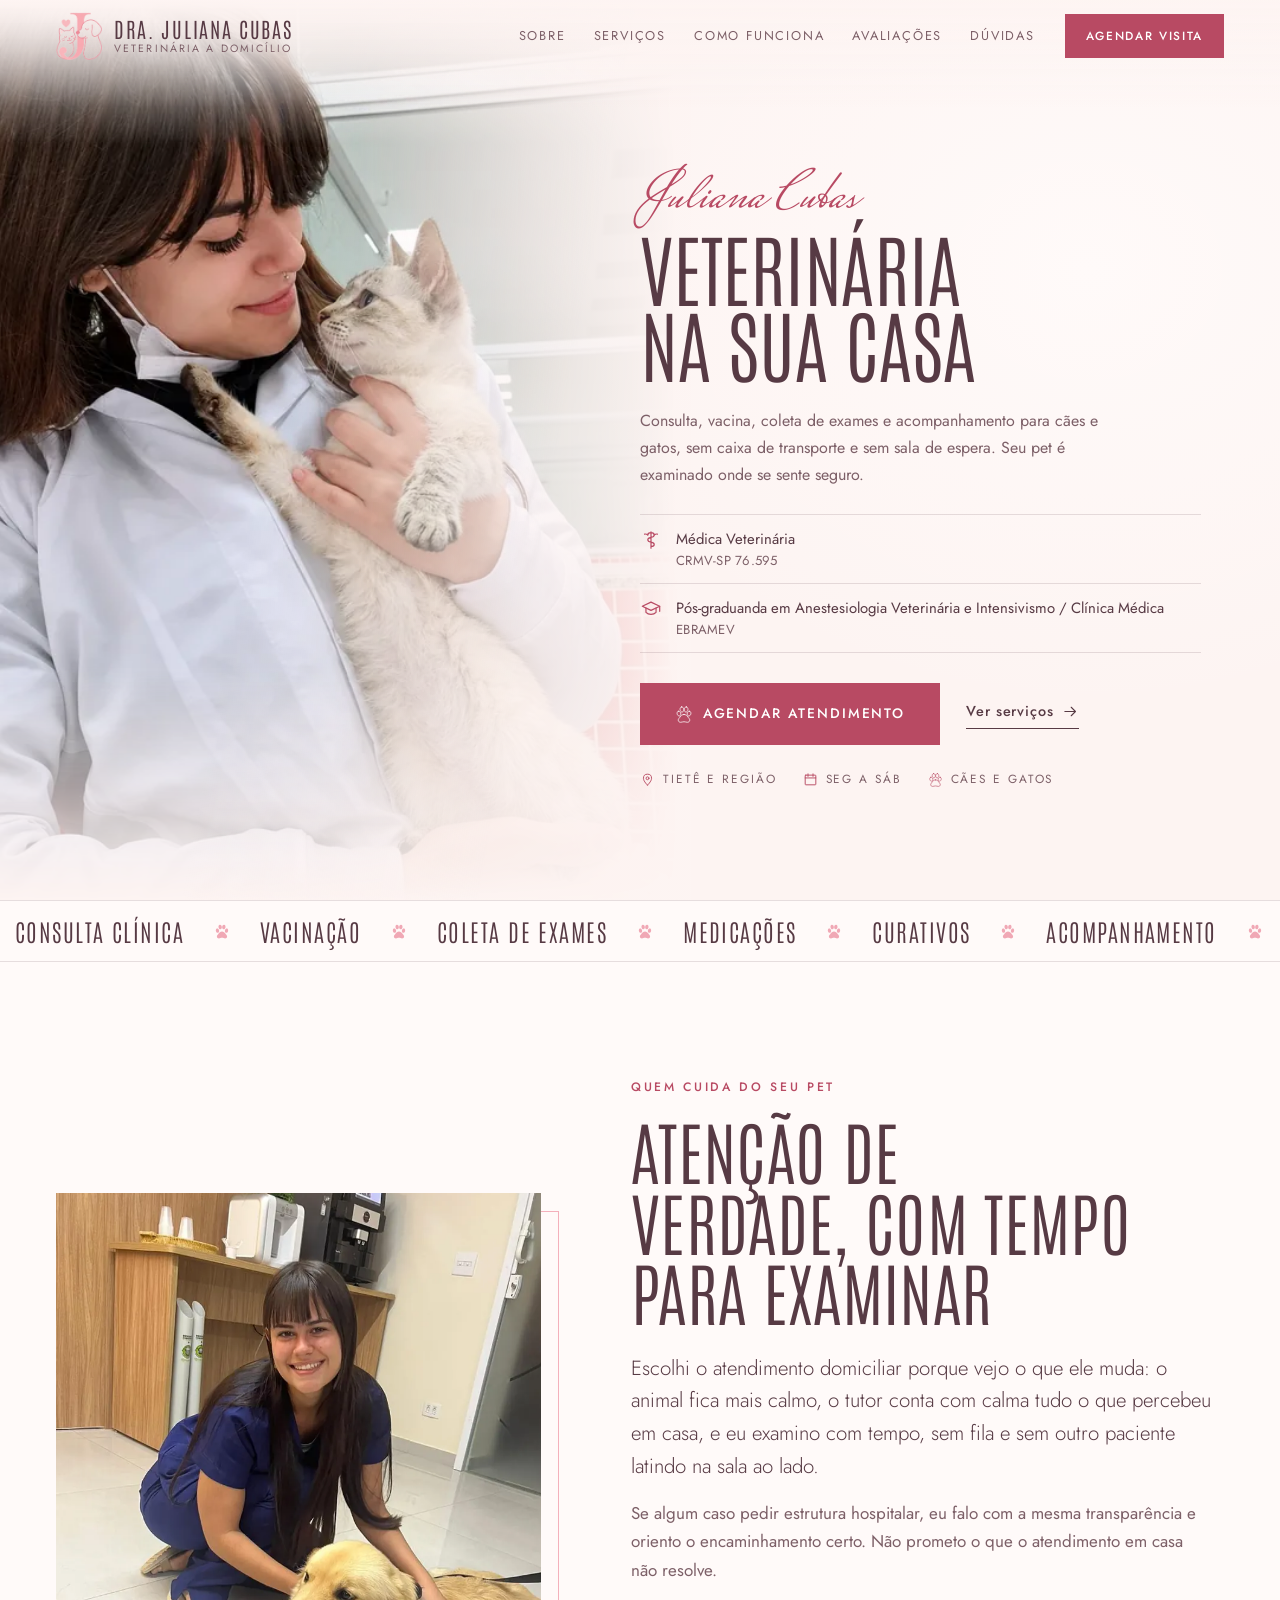
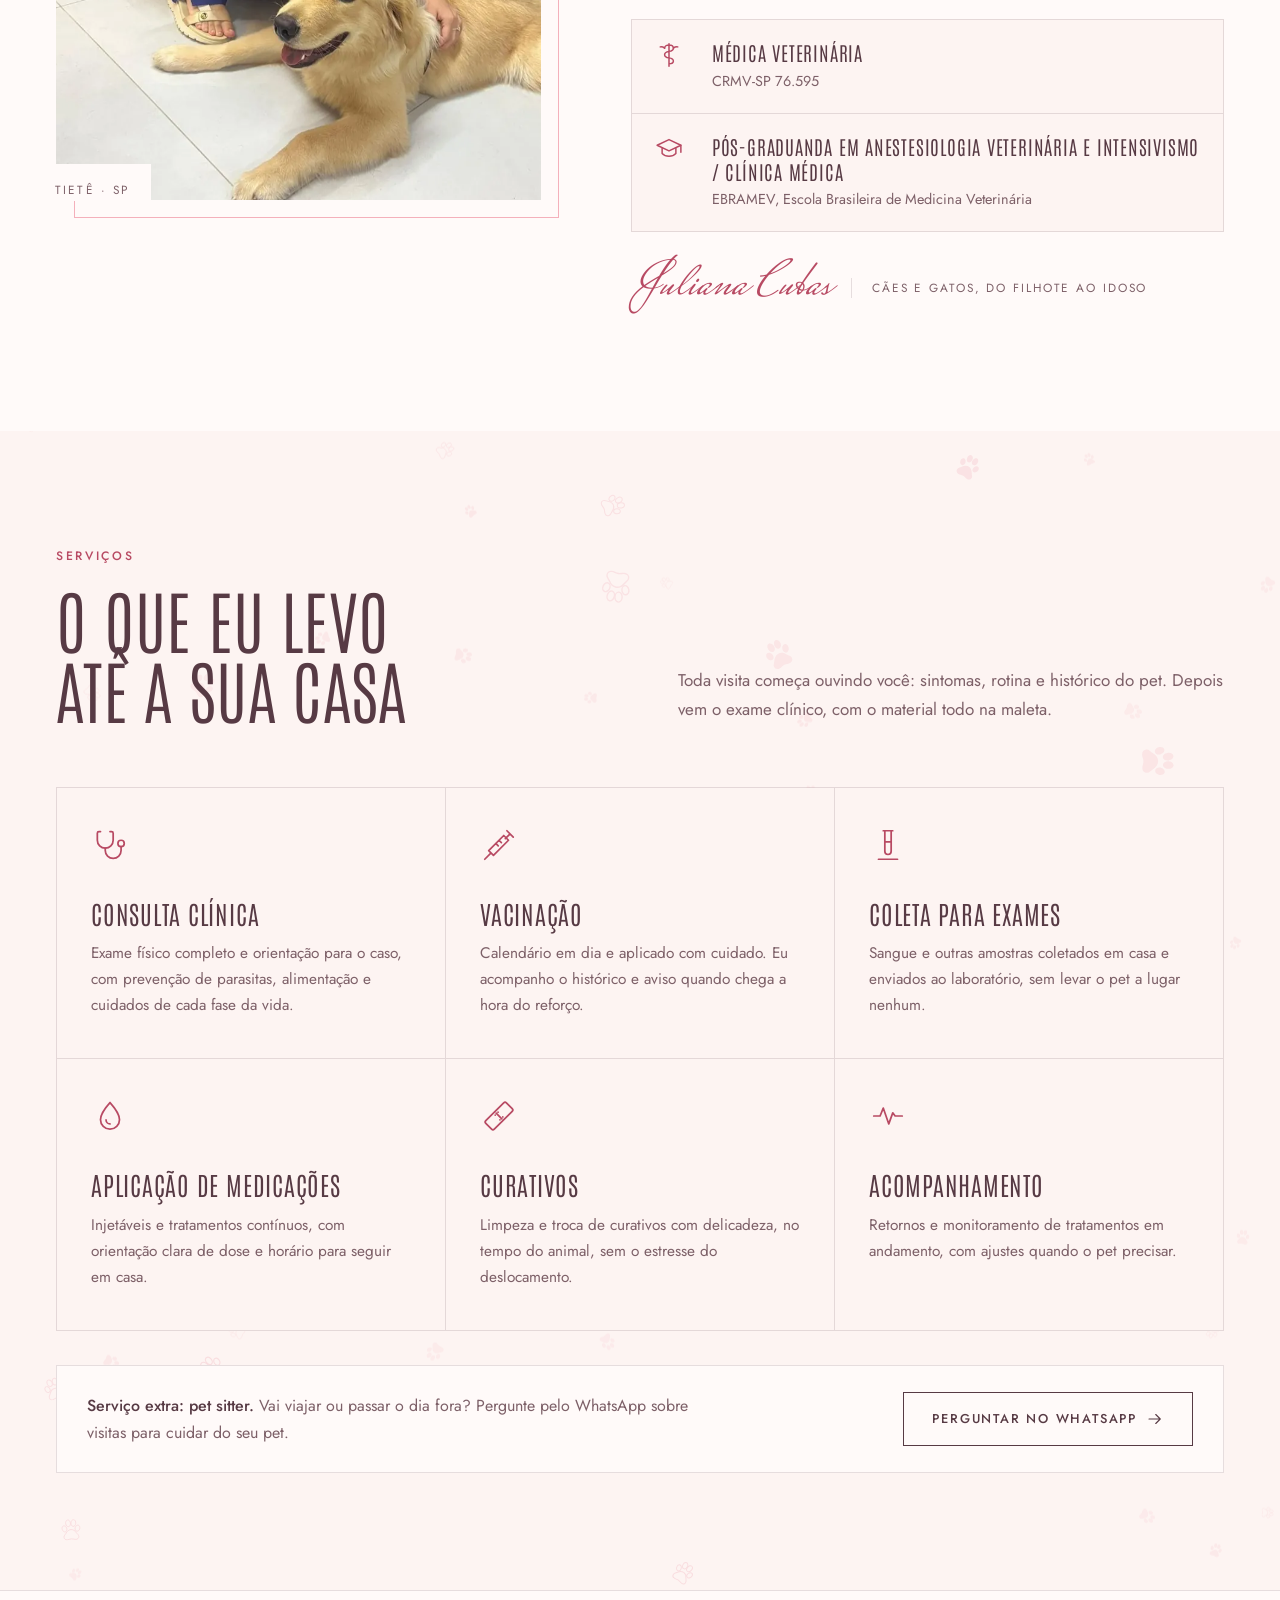
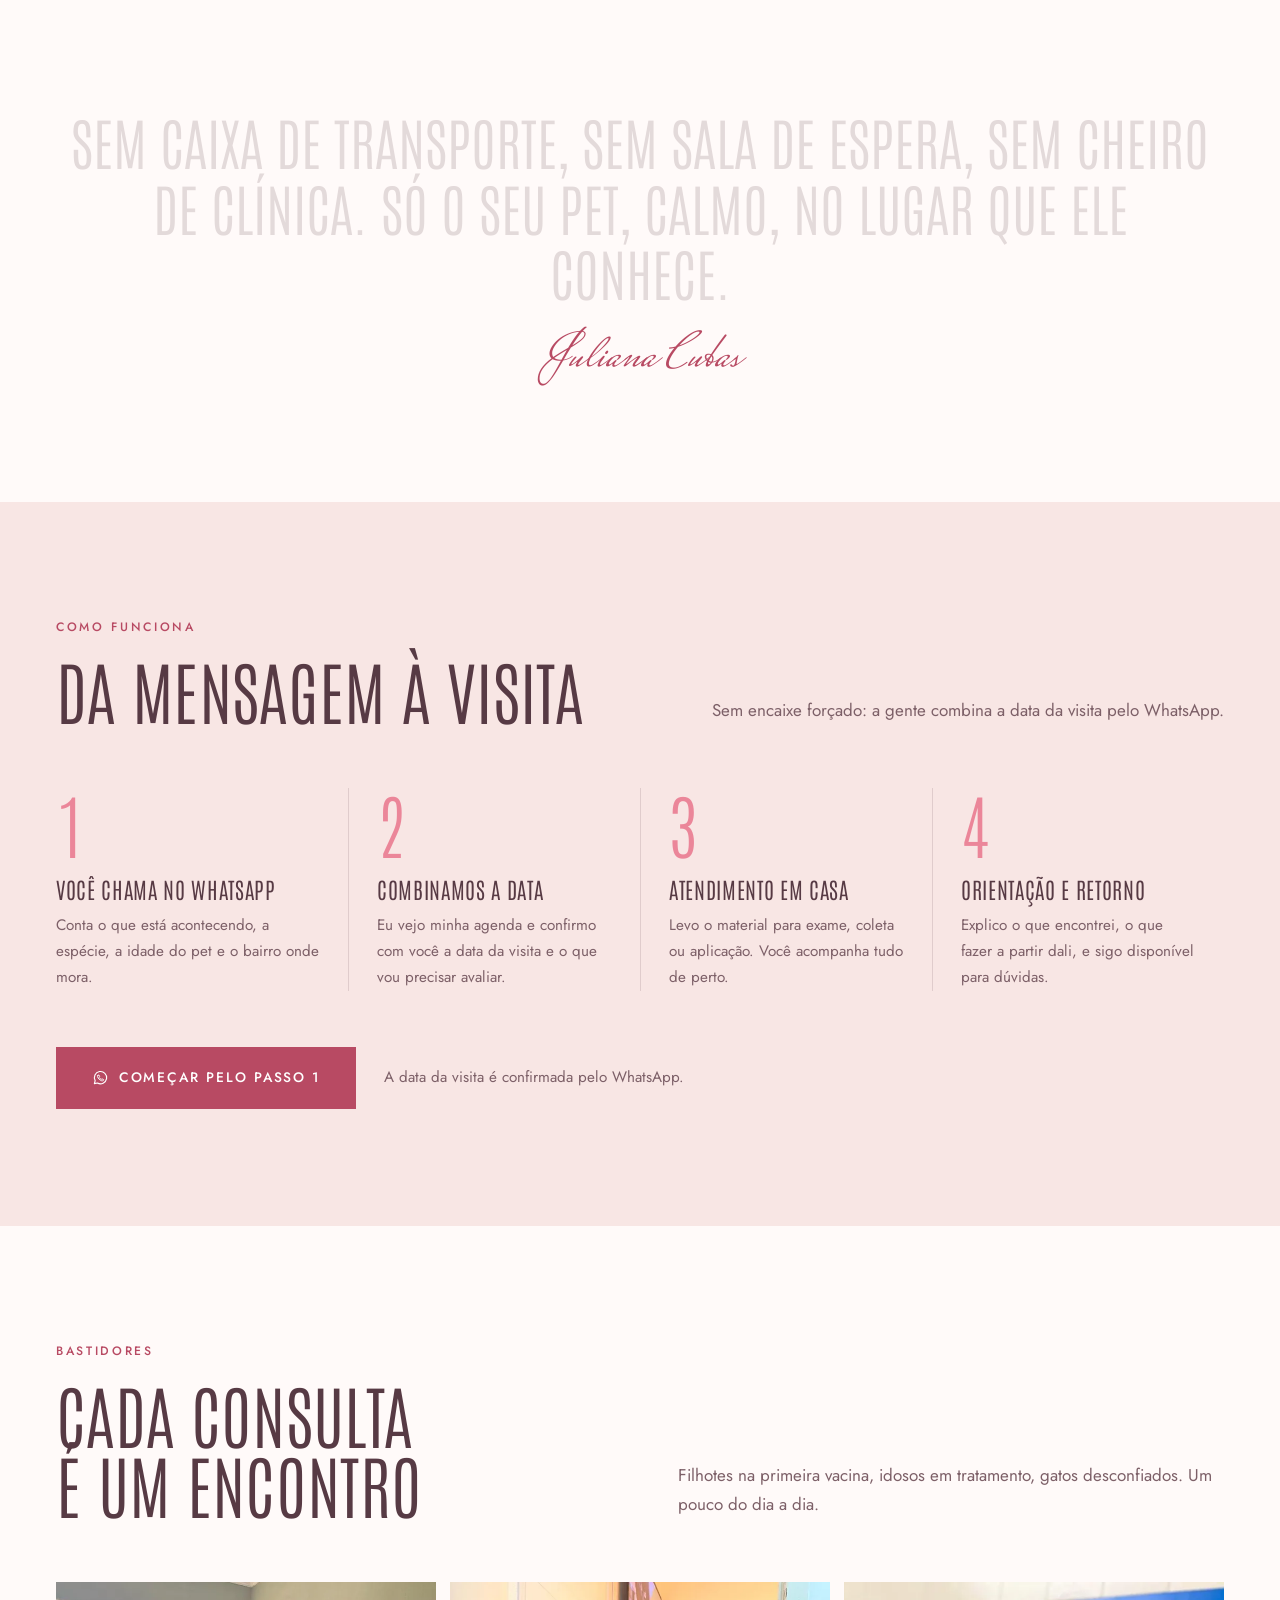
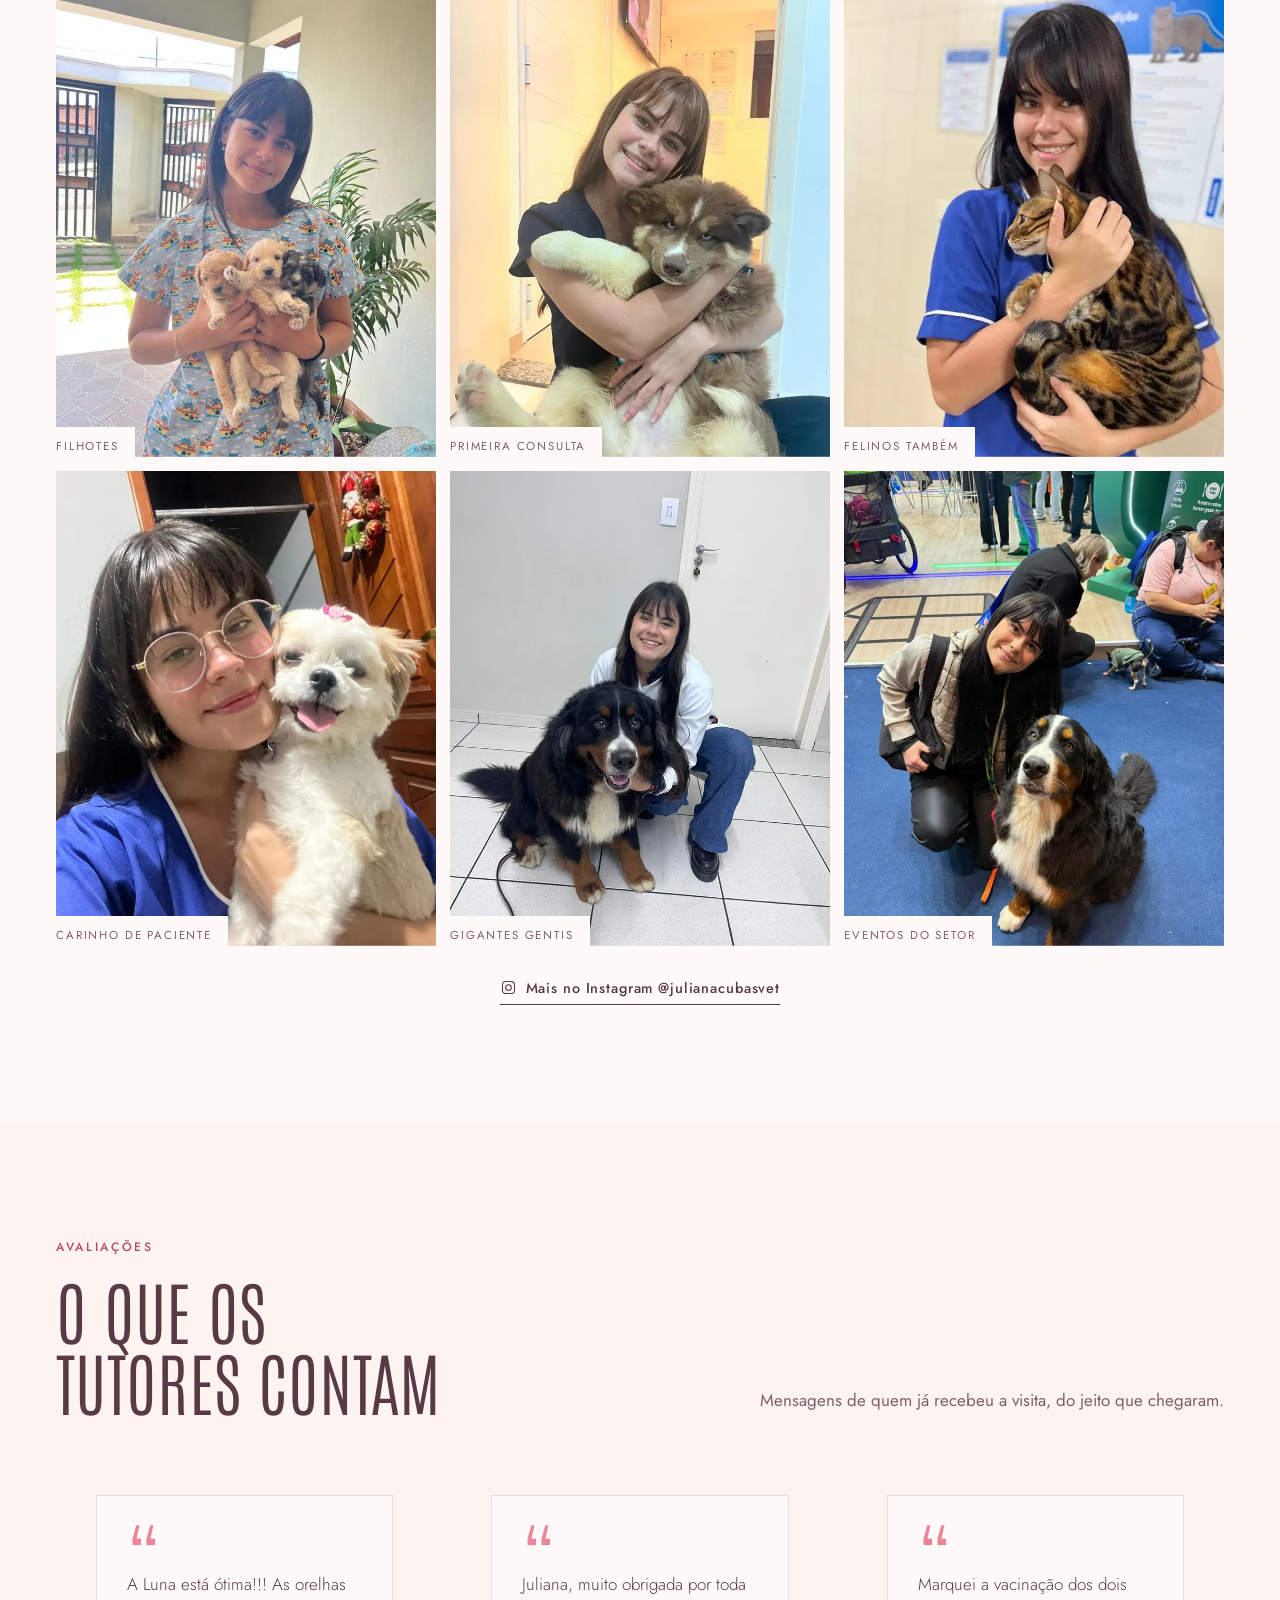
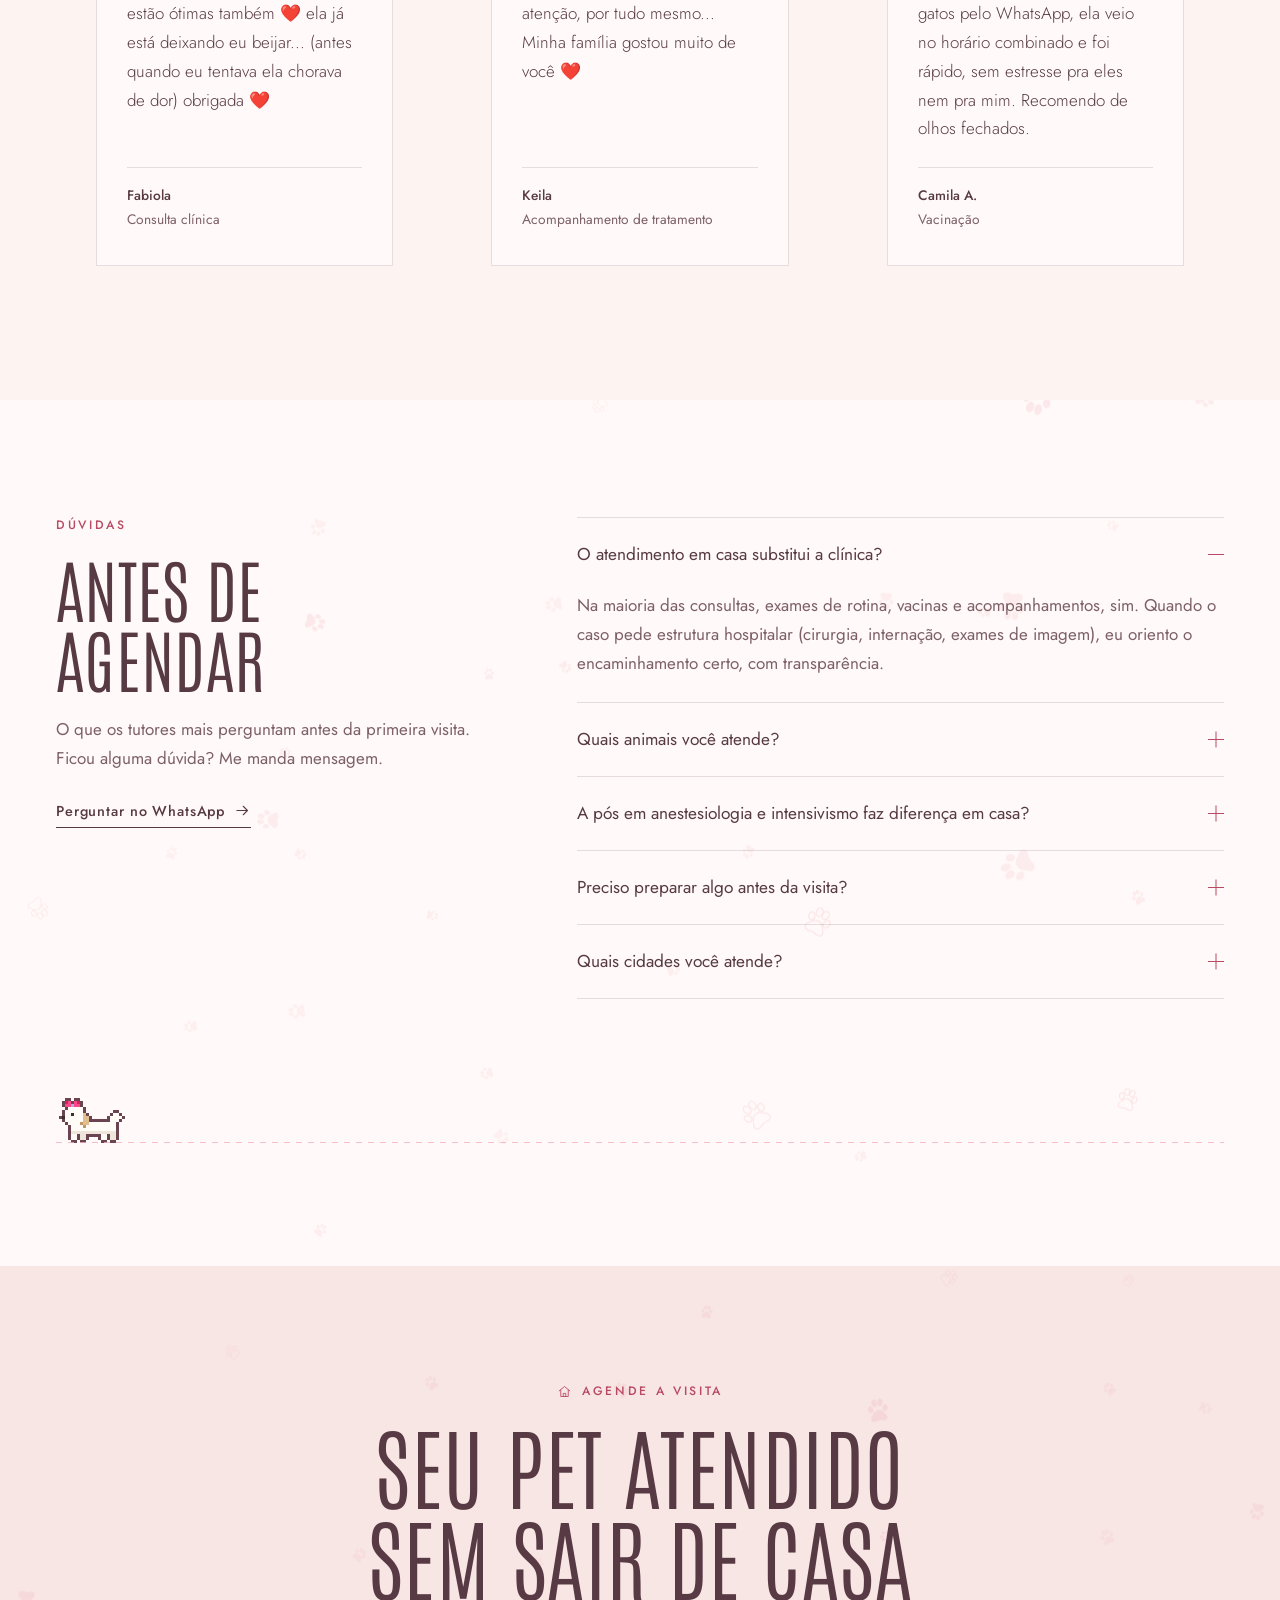
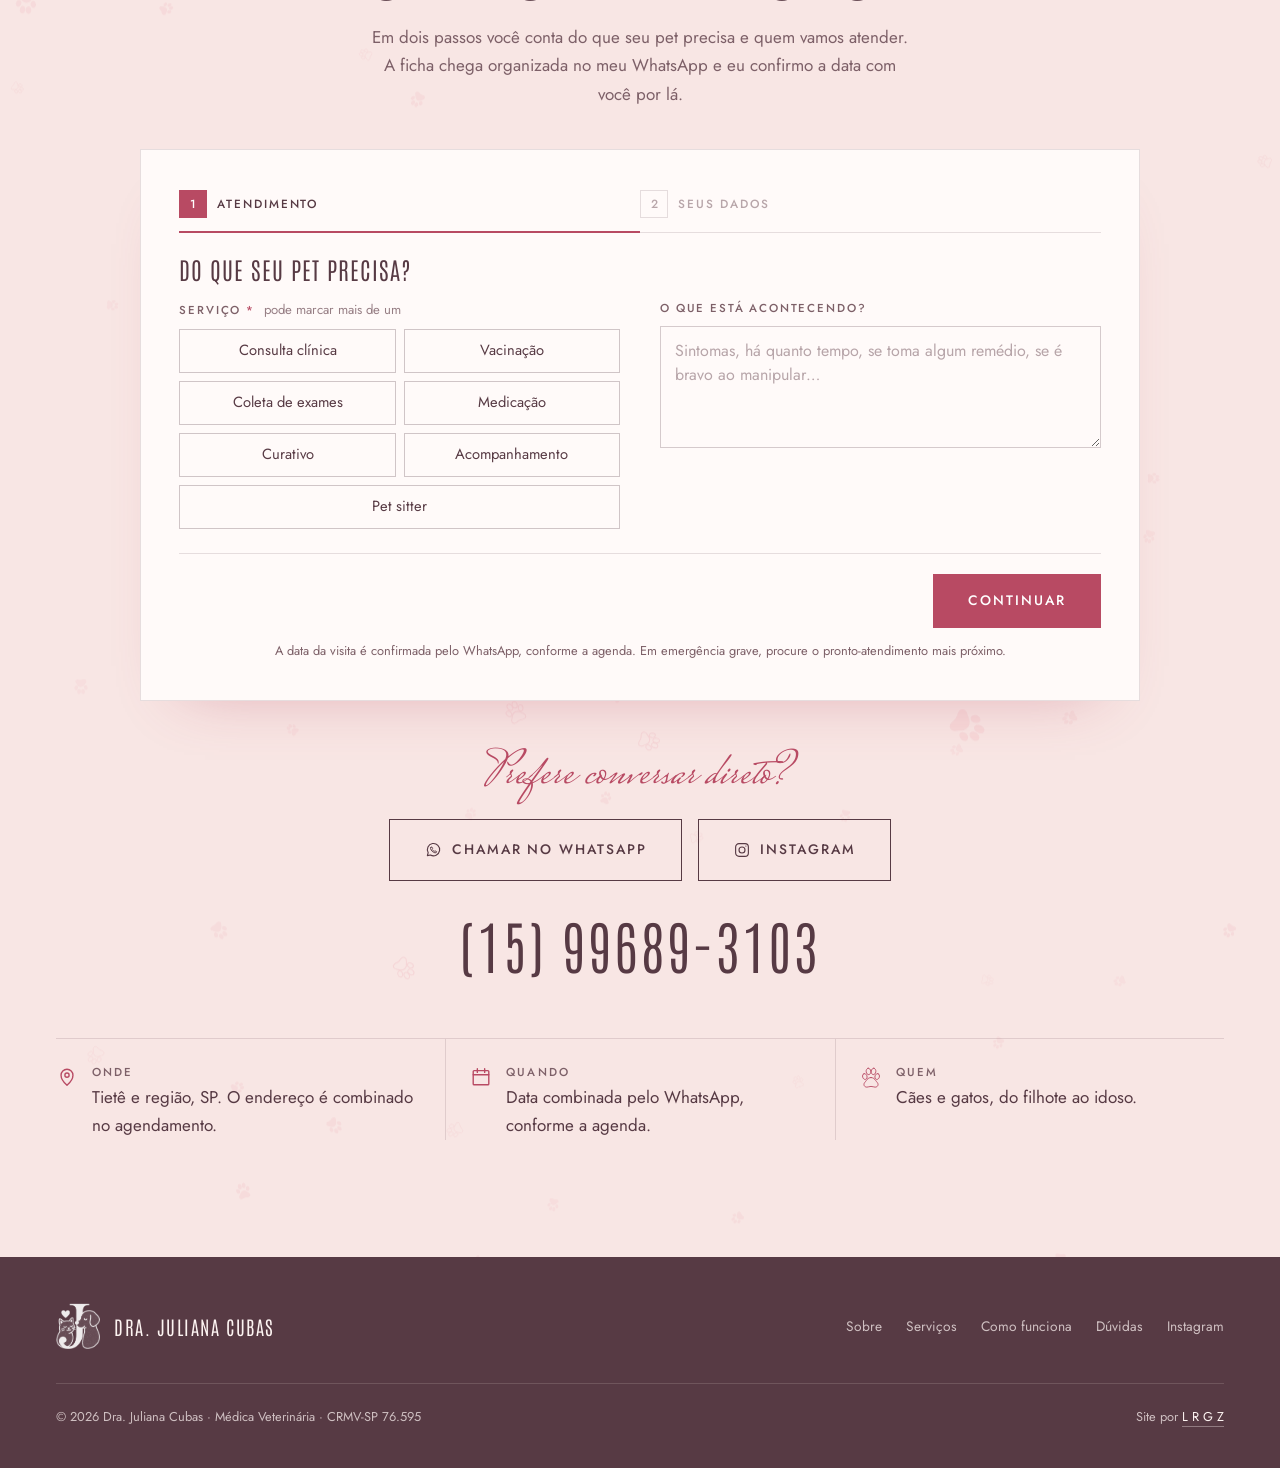
<file: index.html>
<!DOCTYPE html>
<html lang="pt-BR">
<head>
<meta charset="UTF-8">
<meta name="viewport" content="width=device-width, initial-scale=1, viewport-fit=cover">
<title>Dra. Juliana Cubas | Veterinária a domicílio em Tietê-SP</title>
<meta name="description" content="Veterinária a domicílio em Tietê e região. Consulta, vacina, coleta de exames e acompanhamento de cães e gatos em casa, com data combinada pelo WhatsApp. CRMV-SP 76.595.">
<link rel="canonical" href="https://julianacubasvet.com.br/">
<link rel="icon" type="image/png" href="favicon.png">
<link rel="apple-touch-icon" href="favicon.png">
<meta name="theme-color" content="#fdf4f2">

<meta property="og:type" content="website">
<meta property="og:locale" content="pt_BR">
<meta property="og:url" content="https://julianacubasvet.com.br/">
<meta property="og:title" content="Dra. Juliana Cubas | Veterinária a domicílio em Tietê">
<meta property="og:description" content="Consulta, vacina, exames e acompanhamento do seu pet em casa. Tietê e região, com data combinada pelo WhatsApp.">
<meta property="og:image" content="https://julianacubasvet.com.br/assets/img/og.jpg?v=2">
<meta property="og:image:width" content="1200">
<meta property="og:image:height" content="630">
<meta name="twitter:card" content="summary_large_image">

<script type="application/ld+json">
{
  "@context":"https://schema.org",
  "@type":"VeterinaryCare",
  "name":"Dra. Juliana Cubas, veterinária a domicílio",
  "url":"https://julianacubasvet.com.br/",
  "image":"https://julianacubasvet.com.br/assets/img/og.jpg?v=2",
  "telephone":"+55 15 99689-3103",
  "address":{"@type":"PostalAddress","addressLocality":"Tietê","addressRegion":"SP","addressCountry":"BR"},
  "areaServed":"Tietê e região, SP",
  "openingHoursSpecification":{"@type":"OpeningHoursSpecification","dayOfWeek":["Monday","Tuesday","Wednesday","Thursday","Friday","Saturday"],"description":"Data combinada pelo WhatsApp"},
  "employee":{"@type":"Person","name":"Juliana Cubas","jobTitle":"Médica Veterinária, CRMV-SP 76.595","alumniOf":{"@type":"EducationalOrganization","name":"EBRAMEV, Escola Brasileira de Medicina Veterinária"}},
  "sameAs":["https://www.instagram.com/julianacubasvet/"]
}
</script>

<link rel="preload" as="font" type="font/woff2" href="assets/fontes/antonio-latin.woff2" crossorigin>
<link rel="preload" as="font" type="font/woff2" href="assets/fontes/jost-latin.woff2" crossorigin>
<link rel="preload" as="image" href="assets/img/hero.webp" imagesrcset="assets/img/hero-760.webp 760w, assets/img/hero.webp 1254w" imagesizes="(max-width: 900px) 100vw, 54vw">
<link rel="stylesheet" href="assets/css/fontes.css?v=2">
<link rel="stylesheet" href="assets/css/site.css?v=6">
<noscript><style>.revela{opacity:1;transform:none}.galeria img{clip-path:none;transform:none}.gaveta{display:none}</style></noscript>
</head>
<body>
<a class="pular" href="#conteudo">Pular para o conteúdo</a>

<svg width="0" height="0" style="position:absolute" aria-hidden="true" focusable="false">
  <symbol id="paw" viewBox="0 0 64 64"><g fill="currentColor"><path d="M32 33.5c-6.3 0-11.2 4.3-14.2 9.4-2.4 4-6.3 6.1-6.3 10.8 0 4.7 3.8 7.8 8.4 7.8 4.1 0 7.3-2.1 12.1-2.1s8 2.1 12.1 2.1c4.6 0 8.4-3.1 8.4-7.8 0-4.7-3.9-6.8-6.3-10.8-3-5.1-7.9-9.4-14.2-9.4z"/><path d="M11.6 22.4c3.4-1 7.3 1.9 8.6 6.4 1.3 4.6-.4 9.1-3.8 10.1-3.4 1-7.3-1.9-8.6-6.4-1.3-4.6.4-9.1 3.8-10.1z"/><path d="M23.4 6.6c3.7-.6 7.2 3.1 7.9 8.2.7 5.1-1.7 9.7-5.4 10.3-3.7.6-7.2-3.1-7.9-8.2-.7-5.1 1.7-9.7 5.4-10.3z"/><path d="M40.6 6.6c3.7.6 6.1 5.2 5.4 10.3-.7 5.1-4.2 8.8-7.9 8.2-3.7-.6-6.1-5.2-5.4-10.3.7-5.1 4.2-8.8 7.9-8.2z"/><path d="M52.4 22.4c3.4 1 5.1 5.5 3.8 10.1-1.3 4.5-5.2 7.4-8.6 6.4-3.4-1-5.1-5.5-3.8-10.1 1.3-4.5 5.2-7.4 8.6-6.4z"/></g></symbol>
  <symbol id="paw-line" viewBox="0 0 64 64"><g fill="none" stroke="currentColor" stroke-width="2.6" stroke-linejoin="round"><path d="M32 33.5c-6.3 0-11.2 4.3-14.2 9.4-2.4 4-6.3 6.1-6.3 10.8 0 4.7 3.8 7.8 8.4 7.8 4.1 0 7.3-2.1 12.1-2.1s8 2.1 12.1 2.1c4.6 0 8.4-3.1 8.4-7.8 0-4.7-3.9-6.8-6.3-10.8-3-5.1-7.9-9.4-14.2-9.4z"/><path d="M11.6 22.4c3.4-1 7.3 1.9 8.6 6.4 1.3 4.6-.4 9.1-3.8 10.1-3.4 1-7.3-1.9-8.6-6.4-1.3-4.6.4-9.1 3.8-10.1z"/><path d="M23.4 6.6c3.7-.6 7.2 3.1 7.9 8.2.7 5.1-1.7 9.7-5.4 10.3-3.7.6-7.2-3.1-7.900-8.2-.7-5.1 1.7-9.7 5.4-10.3z"/><path d="M40.6 6.6c3.7.6 6.1 5.2 5.4 10.3-.7 5.1-4.2 8.8-7.9 8.2-3.7-.6-6.1-5.2-5.4-10.3.7-5.1 4.2-8.8 7.9-8.2z"/><path d="M52.4 22.4c3.4 1 5.1 5.5 3.8 10.1-1.3 4.5-5.2 7.4-8.6 6.4-3.4-1-5.1-5.5-3.8-10.1 1.3-4.5 5.2-7.4 8.6-6.4z"/></g></symbol>
  <symbol id="i-seta" viewBox="0 0 24 24"><path d="M4 12h15M13 6l6 6-6 6"/></symbol>
  <symbol id="i-wpp" viewBox="0 0 24 24"><path d="M4.5 19.5l1.1-3.9A8.2 8.2 0 1 1 8.6 18.6z"/><path d="M9.2 8.4c.2-.4.5-.5.8-.5h.5l1 2.2-.8 1a6 6 0 0 0 2.9 2.8l1-.8 2.2 1v.5c0 .4-.2.7-.5.9-.9.5-2.2.4-3.6-.4a9 9 0 0 1-3.4-3.4c-.8-1.4-.8-2.6-.1-3.3z" stroke-width="1.2"/></symbol>
  <symbol id="i-med" viewBox="0 0 24 24"><path d="M12 3v18M8.5 6.5c0-1.5 1.6-2.5 3.5-2.5s3.5 1 3.5 2.5-1.6 2.3-3.5 2.6-3.5 1.1-3.5 2.6 1.6 2.3 3.5 2.6 3.5 1.1 3.5 2.5-1.6 2.2-3.5 2.2"/><path d="M5 5.5c1.3-.2 2.5.2 3.5 1M19 5.5c-1.3-.2-2.5.2-3.5 1"/></symbol>
  <symbol id="i-capelo" viewBox="0 0 24 24"><path d="M2.5 9L12 4.5 21.5 9 12 13.5z"/><path d="M6.5 11v4.6c1.4 1.5 3.3 2.2 5.5 2.2s4.1-.7 5.5-2.2V11M21.5 9v5.5"/></symbol>
  <symbol id="i-estet" viewBox="0 0 24 24"><path d="M6 3.5H5a1 1 0 0 0-1 1V9a5 5 0 0 0 10 0V4.5a1 1 0 0 0-1-1h-1"/><path d="M9 14v1.5a5 5 0 0 0 10 0V13"/><circle cx="19" cy="11" r="2"/></symbol>
  <symbol id="i-vacina" viewBox="0 0 24 24"><path d="M17 3l4 4M19 5l-3 3M15 6l3 3-9.5 9.5-3-3zM12 9l1.5 1.5M10 11l1.5 1.5M5.5 15.5l3 3M7 17l-4 4"/></symbol>
  <symbol id="i-tubo" viewBox="0 0 24 24"><path d="M9 3h6M10 3v13a2 2 0 0 0 4 0V3M10 10h4"/><path d="M6 21h12"/></symbol>
  <symbol id="i-gota" viewBox="0 0 24 24"><path d="M12 3.5s-6 6.6-6 10.8a6 6 0 0 0 12 0C18 10.1 12 3.5 12 3.5z"/><path d="M9.5 14.5a2.5 2.5 0 0 0 2.5 2.5"/></symbol>
  <symbol id="i-curativo" viewBox="0 0 24 24"><rect x="2.8" y="8.2" width="18.4" height="7.6" rx="1.2" transform="rotate(-45 12 12)"/><path d="M10.2 10.2l3.6 3.6M11.4 9.6h.01M14.4 12.6h.01M9.6 11.4h.01M12.6 14.4h.01"/></symbol>
  <symbol id="i-pulso" viewBox="0 0 24 24"><path d="M3 12h4l2-5 3.5 10 2.5-7 1.5 2H21"/></symbol>
  <symbol id="i-pin" viewBox="0 0 24 24"><path d="M12 21s-6.5-5.8-6.5-11A6.5 6.5 0 0 1 18.5 10c0 5.2-6.5 11-6.5 11z"/><circle cx="12" cy="10" r="2.3"/></symbol>
  <symbol id="i-cal" viewBox="0 0 24 24"><rect x="3.5" y="5" width="17" height="15.5" rx="1"/><path d="M3.5 9.5h17M8 3v4M16 3v4"/></symbol>
  <symbol id="i-casa" viewBox="0 0 24 24"><path d="M3.5 11L12 4l8.5 7M6 9.5V20h12V9.5"/><path d="M10 20v-5h4v5"/></symbol>
  <symbol id="i-insta" viewBox="0 0 24 24"><rect x="3.5" y="3.5" width="17" height="17" rx="4.5"/><circle cx="12" cy="12" r="4"/><path d="M17.2 6.8h.01"/></symbol>
</svg>

<header class="topo" id="topo">
  <a class="marca" href="#inicio" aria-label="Dra. Juliana Cubas, início">
    <img src="assets/img/logo-rosa.webp" width="230" height="240" alt="">
    <span>Dra. Juliana Cubas<small>Veterinária a domicílio</small></span>
  </a>
  <nav aria-label="Seções">
    <a href="#sobre">Sobre</a>
    <a href="#servicos">Serviços</a>
    <a href="#como-funciona">Como funciona</a>
    <a href="#avaliacoes">Avaliações</a>
    <a href="#duvidas">Dúvidas</a>
  </nav>
  <a class="btn btn-cheio btn-topo" href="#ficha">Agendar visita</a>
  <button class="menu-btn" type="button" aria-label="Abrir menu" aria-expanded="false" aria-controls="gaveta"><i></i><i></i></button>
</header>

<div class="gaveta" id="gaveta" hidden>
  <nav aria-label="Menu">
    <a href="#sobre">Sobre</a>
    <a href="#servicos">Serviços</a>
    <a href="#como-funciona">Como funciona</a>
    <a href="#avaliacoes">Avaliações</a>
    <a href="#duvidas">Dúvidas</a>
  </nav>
  <div>
    <a class="btn btn-cheio btn-grande" data-wpp href="https://wa.me/5515996893103" target="_blank" rel="noopener"><svg class="ic" aria-hidden="true"><use href="#i-wpp"/></svg>Agendar no WhatsApp</a>
    <p class="gaveta-info">(15) 99689-3103 · data combinada pelo WhatsApp</p>
  </div>
</div>

<main id="conteudo">

<!-- ============ TOPO ============ -->
<section class="hero" id="inicio">
  <figure class="hero-foto">
    <img src="assets/img/hero.webp" srcset="assets/img/hero-760.webp 760w, assets/img/hero.webp 1254w" sizes="(max-width: 900px) 100vw, 54vw" width="1254" height="1254" fetchpriority="high" alt="Dra. Juliana Cubas, de jaleco, segurando no colo um gatinho siamês claro que encosta o focinho no rosto dela">
    <span class="veu" aria-hidden="true"></span>
  </figure>
  <div class="hero-texto">
    <p class="hero-assina">Juliana Cubas</p>
    <h1><span>Veterinária</span><span>na sua casa</span></h1>
    <p class="hero-sub">Consulta, vacina, coleta de exames e acompanhamento para cães e gatos, sem caixa de transporte e sem sala de espera. Seu pet é examinado onde se sente seguro.</p>
    <ul class="credenciais">
      <li><svg class="ic" aria-hidden="true"><use href="#i-med"/></svg><span>Médica Veterinária<small>CRMV-SP 76.595</small></span></li>
      <li><svg class="ic" aria-hidden="true"><use href="#i-capelo"/></svg><span>Pós-graduanda em Anestesiologia Veterinária e Intensivismo / Clínica Médica<small>EBRAMEV</small></span></li>
    </ul>
    <div class="hero-botoes">
      <a class="btn btn-cheio btn-grande" href="#ficha"><svg class="ic" aria-hidden="true"><use href="#paw-line"/></svg>Agendar atendimento</a>
      <a class="link-seta" href="#servicos">Ver serviços <svg class="ic" aria-hidden="true"><use href="#i-seta"/></svg></a>
    </div>
    <ul class="hero-info">
      <li><svg class="ic" aria-hidden="true"><use href="#i-pin"/></svg>Tietê e região</li>
      <li><svg class="ic" aria-hidden="true"><use href="#i-cal"/></svg>Seg a sáb</li>
      <li><svg class="ic" aria-hidden="true"><use href="#paw-line"/></svg>Cães e gatos</li>
    </ul>
  </div>
</section>

<div class="faixa" aria-hidden="true">
  <div class="faixa-trilho">
    <ul><li>Consulta clínica</li><li>Vacinação</li><li>Coleta de exames</li><li>Medicações</li><li>Curativos</li><li>Acompanhamento</li><li>Cães e gatos</li></ul>
    <ul><li>Consulta clínica</li><li>Vacinação</li><li>Coleta de exames</li><li>Medicações</li><li>Curativos</li><li>Acompanhamento</li><li>Cães e gatos</li></ul>
  </div>
</div>

<!-- ============ SOBRE ============ -->
<section class="secao sobre" id="sobre">
  <div class="caixa sobre-grade">
    <figure class="sobre-foto revela">
      <div class="moldura"><img src="assets/img/sobre.webp" loading="lazy" decoding="async" width="900" height="1200" alt="Dra. Juliana Cubas sorrindo, agachada ao lado de um golden retriever deitado"></div>
      <figcaption>Tietê · SP</figcaption>
    </figure>
    <div class="sobre-txt revela" style="--d:.12s">
      <p class="chapeu">Quem cuida do seu pet</p>
      <h2 class="titulo">Atenção de verdade, com tempo para examinar</h2>
      <p class="lead">Escolhi o atendimento domiciliar porque vejo o que ele muda: o animal fica mais calmo, o tutor conta com calma tudo o que percebeu em casa, e eu examino com tempo, sem fila e sem outro paciente latindo na sala ao lado.</p>
      <p class="texto">Se algum caso pedir estrutura hospitalar, eu falo com a mesma transparência e oriento o encaminhamento certo. Não prometo o que o atendimento em casa não resolve.</p>
      <ul class="formacao">
        <li><svg class="ic" aria-hidden="true"><use href="#i-med"/></svg><div><strong>Médica Veterinária</strong><span>CRMV-SP 76.595</span></div></li>
        <li><svg class="ic" aria-hidden="true"><use href="#i-capelo"/></svg><div><strong>Pós-graduanda em Anestesiologia Veterinária e Intensivismo / Clínica Médica</strong><span>EBRAMEV, Escola Brasileira de Medicina Veterinária</span></div></li>
      </ul>
      <div class="sobre-assina">
        <span class="assina">Juliana Cubas</span>
        <small>Cães e gatos, do filhote ao idoso</small>
      </div>
    </div>
  </div>
</section>

<!-- ============ SERVIÇOS ============ -->
<section class="secao servicos" id="servicos">
  <div class="paw-trail" aria-hidden="true"></div>
  <div class="caixa">
    <div class="secao-cab revela">
      <div>
        <p class="chapeu">Serviços</p>
        <h2 class="titulo">O que eu levo até a sua casa</h2>
      </div>
      <p class="texto">Toda visita começa ouvindo você: sintomas, rotina e histórico do pet. Depois vem o exame clínico, com o material todo na maleta.</p>
    </div>
    <div class="serv-grade">
      <article class="serv revela"><svg class="ic" aria-hidden="true"><use href="#i-estet"/></svg><h3>Consulta clínica</h3><p>Exame físico completo e orientação para o caso, com prevenção de parasitas, alimentação e cuidados de cada fase da vida.</p></article>
      <article class="serv revela"><svg class="ic" aria-hidden="true"><use href="#i-vacina"/></svg><h3>Vacinação</h3><p>Calendário em dia e aplicado com cuidado. Eu acompanho o histórico e aviso quando chega a hora do reforço.</p></article>
      <article class="serv revela"><svg class="ic" aria-hidden="true"><use href="#i-tubo"/></svg><h3>Coleta para exames</h3><p>Sangue e outras amostras coletados em casa e enviados ao laboratório, sem levar o pet a lugar nenhum.</p></article>
      <article class="serv revela"><svg class="ic" aria-hidden="true"><use href="#i-gota"/></svg><h3>Aplicação de medicações</h3><p>Injetáveis e tratamentos contínuos, com orientação clara de dose e horário para seguir em casa.</p></article>
      <article class="serv revela"><svg class="ic" aria-hidden="true"><use href="#i-curativo"/></svg><h3>Curativos</h3><p>Limpeza e troca de curativos com delicadeza, no tempo do animal, sem o estresse do deslocamento.</p></article>
      <article class="serv revela"><svg class="ic" aria-hidden="true"><use href="#i-pulso"/></svg><h3>Acompanhamento</h3><p>Retornos e monitoramento de tratamentos em andamento, com ajustes quando o pet precisar.</p></article>
    </div>
    <div class="serv-extra revela">
      <p><strong>Serviço extra: pet sitter.</strong> Vai viajar ou passar o dia fora? Pergunte pelo WhatsApp sobre visitas para cuidar do seu pet.</p>
      <a class="btn" data-wpp href="https://wa.me/5515996893103" target="_blank" rel="noopener">Perguntar no WhatsApp <svg class="ic seta" aria-hidden="true"><use href="#i-seta"/></svg></a>
    </div>
  </div>
</section>

<!-- ============ MANIFESTO ============ -->
<section class="secao manifesto">
  <div class="caixa">
    <p class="manifesto-txt" data-palavras>Sem caixa de transporte, sem sala de espera, sem cheiro de clínica. Só o seu pet, calmo, no lugar que ele conhece.</p>
    <p class="assina revela">Juliana Cubas</p>
  </div>
</section>

<!-- ============ COMO FUNCIONA ============ -->
<section class="secao passos-sec" id="como-funciona">
  <div class="caixa">
    <div class="secao-cab revela">
      <div>
        <p class="chapeu">Como funciona</p>
        <h2 class="titulo">Da mensagem à visita</h2>
      </div>
      <p class="texto">Sem encaixe forçado: a gente combina a data da visita pelo WhatsApp.</p>
    </div>
    <ol class="passos" role="list">
      <li class="passo revela"><span class="n">1</span><h3>Você chama no WhatsApp</h3><p>Conta o que está acontecendo, a espécie, a idade do pet e o bairro onde mora.</p></li>
      <li class="passo revela"><span class="n">2</span><h3>Combinamos a data</h3><p>Eu vejo minha agenda e confirmo com você a data da visita e o que vou precisar avaliar.</p></li>
      <li class="passo revela"><span class="n">3</span><h3>Atendimento em casa</h3><p>Levo o material para exame, coleta ou aplicação. Você acompanha tudo de perto.</p></li>
      <li class="passo revela"><span class="n">4</span><h3>Orientação e retorno</h3><p>Explico o que encontrei, o que fazer a partir dali, e sigo disponível para dúvidas.</p></li>
    </ol>
    <div class="passos-cta revela">
      <a class="btn btn-cheio btn-grande" data-wpp href="https://wa.me/5515996893103" target="_blank" rel="noopener"><svg class="ic" aria-hidden="true"><use href="#i-wpp"/></svg>Começar pelo passo 1</a>
      <p>A data da visita é confirmada pelo WhatsApp.</p>
    </div>
  </div>
</section>

<!-- ============ BASTIDORES ============ -->
<section class="secao bastidores" id="bastidores">
  <div class="caixa">
    <div class="secao-cab revela">
      <div>
        <p class="chapeu">Bastidores</p>
        <h2 class="titulo">Cada consulta é um encontro</h2>
      </div>
      <p class="texto">Filhotes na primeira vacina, idosos em tratamento, gatos desconfiados. Um pouco do dia a dia.</p>
    </div>
    <div class="galeria">
      <figure class="revela"><img src="assets/img/g2.webp" loading="lazy" decoding="async" width="720" height="960" alt="Dra. Juliana com filhotes de poodle no colo"><figcaption>Filhotes</figcaption></figure>
      <figure class="revela"><img src="assets/img/g3.webp" loading="lazy" decoding="async" width="720" height="960" alt="Dra. Juliana com um filhote de akita"><figcaption>Primeira consulta</figcaption></figure>
      <figure class="revela"><img src="assets/img/g7.webp" loading="lazy" decoding="async" width="720" height="720" alt="Dra. Juliana com um gato"><figcaption>Felinos também</figcaption></figure>
      <figure class="revela"><img src="assets/img/g5.webp" loading="lazy" decoding="async" width="720" height="960" alt="Dra. Juliana com um shih tzu"><figcaption>Carinho de paciente</figcaption></figure>
      <figure class="revela"><img src="assets/img/g6.webp" loading="lazy" decoding="async" width="720" height="960" alt="Dra. Juliana com um bernese"><figcaption>Gigantes gentis</figcaption></figure>
      <figure class="revela"><img src="assets/img/g4.webp" loading="lazy" decoding="async" width="720" height="960" alt="Dra. Juliana em evento pet com um bernese"><figcaption>Eventos do setor</figcaption></figure>
    </div>
    <div class="galeria-pe revela">
      <a class="link-seta" href="https://www.instagram.com/julianacubasvet/" target="_blank" rel="noopener"><svg class="ic" aria-hidden="true"><use href="#i-insta"/></svg>Mais no Instagram @julianacubasvet</a>
    </div>
  </div>
</section>

<!-- ============ AVALIAÇÕES ============ -->
<section class="secao avaliacoes" id="avaliacoes">
  <div class="caixa">
    <div class="secao-cab revela">
      <div>
        <p class="chapeu">Avaliações</p>
        <h2 class="titulo">O que os tutores contam</h2>
      </div>
      <p class="texto">Mensagens de quem já recebeu a visita, do jeito que chegaram.</p>
    </div>
    <div class="relatos">
      <figure class="relato revela"><span class="aspas" aria-hidden="true">“</span><blockquote>A Luna está ótima!!! As orelhas estão ótimas também ❤️ ela já está deixando eu beijar... (antes quando eu tentava ela chorava de dor) obrigada ❤️</blockquote><footer><strong>Fabiola</strong>Consulta clínica</footer></figure>
      <figure class="relato revela"><span class="aspas" aria-hidden="true">“</span><blockquote>Juliana, muito obrigada por toda atenção, por tudo mesmo... Minha família gostou muito de você ❤️</blockquote><footer><strong>Keila</strong>Acompanhamento de tratamento</footer></figure>
      <figure class="relato revela"><span class="aspas" aria-hidden="true">“</span><blockquote>Marquei a vacinação dos dois gatos pelo WhatsApp, ela veio no horário combinado e foi rápido, sem estresse pra eles nem pra mim. Recomendo de olhos fechados.</blockquote><footer><strong>Camila A.</strong>Vacinação</footer></figure>
    </div>
  </div>
</section>

<!-- ============ DÚVIDAS ============ -->
<section class="secao duvidas" id="duvidas">
  <div class="paw-trail" aria-hidden="true"></div>
  <div class="caixa">
    <div class="duvidas-grade">
      <div class="revela">
        <p class="chapeu">Dúvidas</p>
        <h2 class="titulo">Antes de agendar</h2>
        <p class="texto">O que os tutores mais perguntam antes da primeira visita. Ficou alguma dúvida? Me manda mensagem.</p>
        <a class="link-seta" data-wpp href="https://wa.me/5515996893103" target="_blank" rel="noopener">Perguntar no WhatsApp <svg class="ic" aria-hidden="true"><use href="#i-seta"/></svg></a>
      </div>
      <div class="faq revela" style="--d:.12s">
        <div class="faq-item aberto"><button type="button" aria-expanded="true"><h3>O atendimento em casa substitui a clínica?</h3><span class="mais" aria-hidden="true"></span></button><div class="faq-resp"><div><p>Na maioria das consultas, exames de rotina, vacinas e acompanhamentos, sim. Quando o caso pede estrutura hospitalar (cirurgia, internação, exames de imagem), eu oriento o encaminhamento certo, com transparência.</p></div></div></div>
        <div class="faq-item"><button type="button" aria-expanded="false"><h3>Quais animais você atende?</h3><span class="mais" aria-hidden="true"></span></button><div class="faq-resp"><div><p>Cães e gatos, de filhotes a idosos. Me conta a espécie e a idade na conversa pelo WhatsApp para eu já chegar preparada.</p></div></div></div>
        <div class="faq-item"><button type="button" aria-expanded="false"><h3>A pós em anestesiologia e intensivismo faz diferença em casa?</h3><span class="mais" aria-hidden="true"></span></button><div class="faq-resp"><div><p>Faz na avaliação. São as áreas que estudam dor, sedação segura e o paciente em estado delicado, o que ajuda a perceber cedo quando um quadro precisa de mais estrutura e a encaminhar na hora certa.</p></div></div></div>
        <div class="faq-item"><button type="button" aria-expanded="false"><h3>Preciso preparar algo antes da visita?</h3><span class="mais" aria-hidden="true"></span></button><div class="faq-resp"><div><p>Só um espaço tranquilo e iluminado. Se for coleta de exame, eu passo antes a orientação de jejum. Os detalhes a gente combina na confirmação da visita.</p></div></div></div>
        <div class="faq-item"><button type="button" aria-expanded="false"><h3>Quais cidades você atende?</h3><span class="mais" aria-hidden="true"></span></button><div class="faq-resp"><div><p>Tietê e região. Me diz o seu bairro ou cidade no WhatsApp que eu confirmo o atendimento e a data.</p></div></div></div>
      </div>
    </div>
    <div class="pet-track" data-pet="assets/img/amora-walk.png" hidden></div>
  </div>
</section>

<!-- ============ AGENDAR ============ -->
<section class="secao agendar" id="agendar">
  <div class="paw-trail" aria-hidden="true"></div>
  <div class="caixa revela">
    <p class="chapeu"><svg class="ic" aria-hidden="true"><use href="#i-casa"/></svg>Agende a visita</p>
    <h2 class="titulo">Seu pet atendido sem sair de casa</h2>
    <p class="texto">Em dois passos você conta do que seu pet precisa e quem vamos atender. A ficha chega organizada no meu WhatsApp e eu confirmo a data com você por lá.</p>

    <form class="ficha revela" id="ficha" novalidate>
      <ol class="etapas" id="etapas" aria-label="Etapas do agendamento" hidden>
        <li><button type="button" data-ir="1"><b>1</b><span>Atendimento</span></button></li>
        <li><button type="button" data-ir="2"><b>2</b><span>Seus dados</span></button></li>
      </ol>
      <p class="ficha-resumo" id="ficha-resumo" hidden></p>

      <fieldset class="ficha-bloco" data-etapa="1">
        <legend>Do que seu pet precisa?</legend>
        <div class="ficha-duas">
          <div class="campo" role="group" aria-labelledby="l-servico"><span id="l-servico">Serviço <b>*</b> <em>pode marcar mais de um</em></span>
            <div class="opcoes opcoes-grade">
              <label class="opcao"><input type="checkbox" name="servico" value="Consulta clínica"><span>Consulta clínica</span></label>
              <label class="opcao"><input type="checkbox" name="servico" value="Vacinação"><span>Vacinação</span></label>
              <label class="opcao"><input type="checkbox" name="servico" value="Coleta de exames"><span>Coleta de exames</span></label>
              <label class="opcao"><input type="checkbox" name="servico" value="Medicação"><span>Medicação</span></label>
              <label class="opcao"><input type="checkbox" name="servico" value="Curativo"><span>Curativo</span></label>
              <label class="opcao"><input type="checkbox" name="servico" value="Acompanhamento"><span>Acompanhamento</span></label>
              <label class="opcao"><input type="checkbox" name="servico" value="Pet sitter"><span>Pet sitter</span></label>
            </div></div>
          <div class="ficha-coluna">
            <label class="campo" id="campo-sitter" hidden><span>Datas do pet sitter</span><input name="sitter" placeholder="ex.: de 20 a 24/12, duas visitas por dia"></label>
            <label class="campo"><span>O que está acontecendo?</span><textarea name="relato" rows="4" placeholder="Sintomas, há quanto tempo, se toma algum remédio, se é bravo ao manipular…"></textarea></label>
          </div>
        </div>
      </fieldset>

      <fieldset class="ficha-bloco" data-etapa="2">
        <legend>Quem vamos atender?</legend>
        <div class="ficha-duas">
          <div class="ficha-coluna">
            <p class="ficha-sub">Você</p>
            <label class="campo"><span>Seu nome <b>*</b></span><input name="tutor" autocomplete="name" required></label>
            <label class="campo"><span>WhatsApp com DDD <b>*</b></span><input name="telefone" inputmode="tel" autocomplete="tel-national" required placeholder="(15) 99999-9999"></label>
            <div class="ficha-par">
              <label class="campo"><span>Cidade <b>*</b></span><input name="cidade" list="cidades" autocomplete="address-level2" required placeholder="Tietê"></label>
              <label class="campo"><span>Bairro</span><input name="bairro" autocomplete="address-level3"></label>
            </div>
            <datalist id="cidades"><option value="Tietê"><option value="Cerquilho"><option value="Jumirim"><option value="Laranjal Paulista"><option value="Porto Feliz"><option value="Boituva"></datalist>
          </div>
          <div class="ficha-coluna">
            <p class="ficha-sub">O pet</p>
            <label class="campo"><span>Nome do pet <b>*</b></span><input name="pet" required></label>
            <div class="campo" role="radiogroup" aria-labelledby="l-especie"><span id="l-especie">Espécie <b>*</b></span>
              <div class="opcoes"><label class="opcao"><input type="radio" name="especie" value="Cão" required><span>Cão</span></label><label class="opcao"><input type="radio" name="especie" value="Gato"><span>Gato</span></label></div></div>
            <details class="ficha-mais">
              <summary>Mais sobre o pet <em>opcional</em></summary>
              <div class="ficha-mais-corpo">
                <div class="ficha-par">
                  <label class="campo"><span>Raça</span><input name="raca" placeholder="SRD, se não tiver"></label>
                  <label class="campo"><span>Idade</span><input name="idade" placeholder="ex.: 4 anos"></label>
                </div>
                <div class="campo" role="radiogroup" aria-labelledby="l-porte"><span id="l-porte">Porte</span>
                  <div class="opcoes"><label class="opcao"><input type="radio" name="porte" value="Pequeno (até 10 kg)"><span>Pequeno</span></label><label class="opcao"><input type="radio" name="porte" value="Médio (10 a 25 kg)"><span>Médio</span></label><label class="opcao"><input type="radio" name="porte" value="Grande (acima de 25 kg)"><span>Grande</span></label></div></div>
                <div class="ficha-par">
                  <label class="campo"><span>Peso</span><input name="peso" inputmode="decimal" placeholder="em kg"></label>
                  <div class="campo" role="radiogroup" aria-labelledby="l-vacinas"><span id="l-vacinas">Vacinas em dia?</span>
                    <div class="opcoes"><label class="opcao"><input type="radio" name="vacinas" value="Sim"><span>Sim</span></label><label class="opcao"><input type="radio" name="vacinas" value="Não"><span>Não</span></label><label class="opcao"><input type="radio" name="vacinas" value="Não sei"><span>Não sei</span></label></div></div>
                </div>
              </div>
            </details>
          </div>
        </div>
      </fieldset>
      <label class="pote" aria-hidden="true">Não preencha<input name="site" tabindex="-1" autocomplete="off"></label>

      <div class="ficha-fim">
        <p class="ficha-aviso" role="alert" aria-live="polite" hidden></p>
        <div class="ficha-nav">
          <button class="btn btn-grande" type="button" id="ficha-voltar" hidden>Voltar</button>
          <button class="btn btn-cheio btn-grande" type="button" id="ficha-seguir" hidden>Continuar</button>
          <button class="btn btn-cheio btn-grande" type="submit" id="ficha-botao"><svg class="ic" aria-hidden="true"><use href="#i-wpp"/></svg>Enviar pelo WhatsApp</button>
        </div>
        <p class="ficha-nota">A data da visita é confirmada pelo WhatsApp, conforme a agenda. Em emergência grave, procure o pronto-atendimento mais próximo.</p>
      </div>
    </form>

    <p class="ficha-ou">Prefere conversar direto?</p>
    <div class="agendar-botoes">
      <a class="btn btn-grande" data-wpp href="https://wa.me/5515996893103" target="_blank" rel="noopener"><svg class="ic" aria-hidden="true"><use href="#i-wpp"/></svg>Chamar no WhatsApp</a>
      <a class="btn btn-grande" href="https://www.instagram.com/julianacubasvet/" target="_blank" rel="noopener"><svg class="ic" aria-hidden="true"><use href="#i-insta"/></svg>Instagram</a>
    </div>
    <a class="fone" data-wpp href="https://wa.me/5515996893103" target="_blank" rel="noopener">(15) 99689-3103</a>
    <ul class="agendar-info">
      <li><svg class="ic" aria-hidden="true"><use href="#i-pin"/></svg><div><strong>Onde</strong><span>Tietê e região, SP. O endereço é combinado no agendamento.</span></div></li>
      <li><svg class="ic" aria-hidden="true"><use href="#i-cal"/></svg><div><strong>Quando</strong><span>Data combinada pelo WhatsApp, conforme a agenda.</span></div></li>
      <li><svg class="ic" aria-hidden="true"><use href="#paw-line"/></svg><div><strong>Quem</strong><span>Cães e gatos, do filhote ao idoso.</span></div></li>
    </ul>
  </div>
</section>

</main>

<footer class="rodape">
  <div class="caixa">
    <div class="rodape-linha">
      <a class="rodape-marca" href="#inicio"><img src="assets/img/logo-rosa.webp" width="230" height="240" alt="" loading="lazy"><span>Dra. Juliana Cubas</span></a>
      <nav aria-label="Rodapé">
        <a href="#sobre">Sobre</a><a href="#servicos">Serviços</a><a href="#como-funciona">Como funciona</a><a href="#duvidas">Dúvidas</a>
        <a href="https://www.instagram.com/julianacubasvet/" target="_blank" rel="noopener">Instagram</a>
      </nav>
    </div>
    <div class="rodape-base">
      <p>© 2026 Dra. Juliana Cubas · Médica Veterinária · CRMV-SP 76.595</p>
      <p>Site por <a href="https://lrgz.com.br" target="_blank" rel="noopener">L R G Z</a></p>
    </div>
  </div>
</footer>

<div class="barra-cta" id="barraCta">
  <a class="btn btn-cheio" data-wpp href="https://wa.me/5515996893103" target="_blank" rel="noopener"><svg class="ic" aria-hidden="true"><use href="#i-wpp"/></svg>Agendar no WhatsApp</a>
</div>

<script src="assets/js/site.js?v=8" defer></script>
<script src="assets/js/amora.js" defer></script>
</body>
</html>
</file>
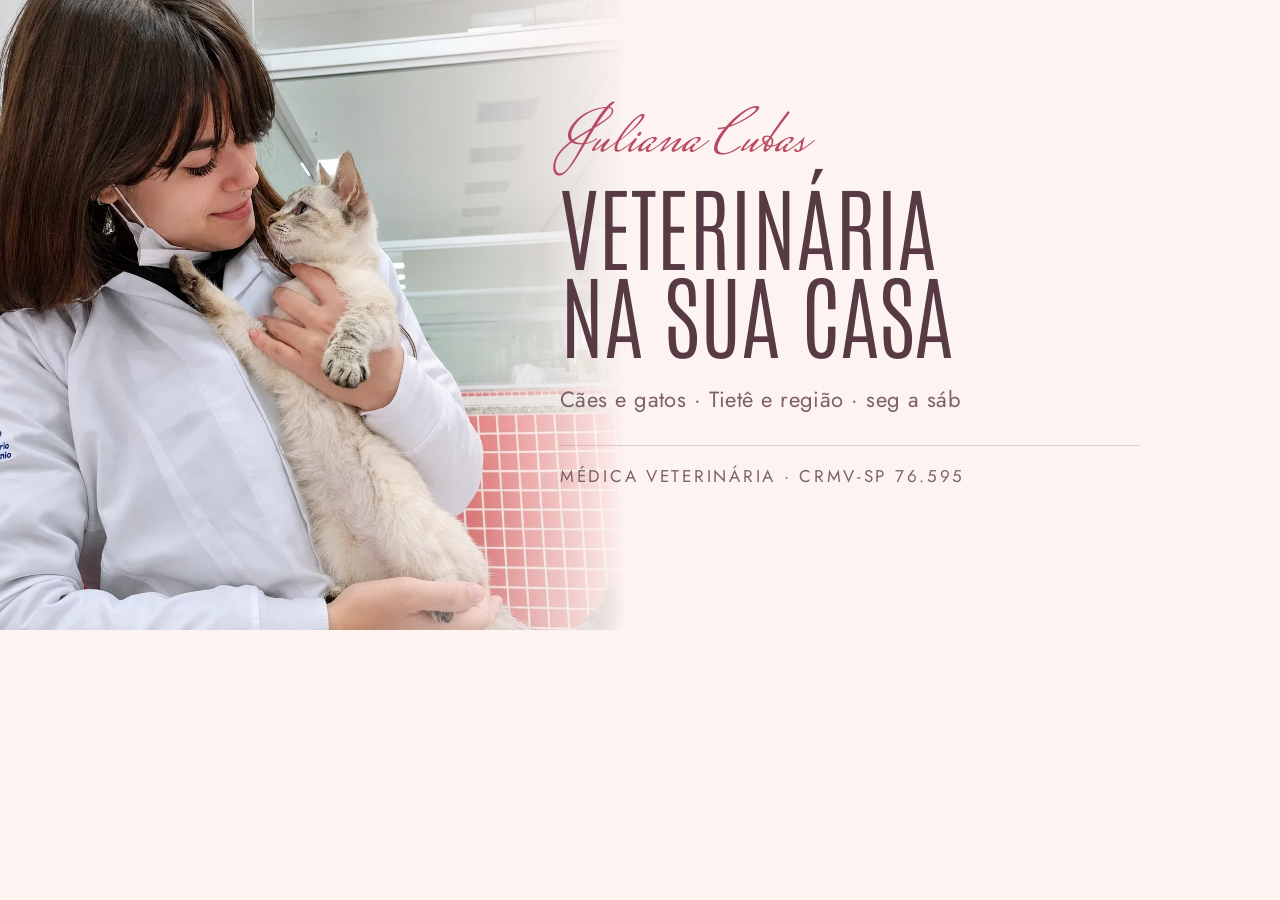
<file: tools/og.html>
<!doctype html><html><head><meta charset="utf-8"><link rel="stylesheet" href="../assets/css/fontes.css">
<style>
body{margin:0;width:1200px;height:630px;background:#fdf4f2;font-family:Jost;color:#573a44;overflow:hidden;position:relative}
.f{position:absolute;left:0;top:0;width:640px;height:630px;background:url(../assets/img/hero.webp) 28% 40%/cover;-webkit-mask-image:linear-gradient(to right,#000 55%,transparent 98%)}
.t{position:absolute;left:560px;right:60px;top:110px}
.a{font:400 64px/1 'Mrs Saint Delafield';color:#b84a63;margin-left:-4px}
h1{margin:6px 0 0;font:200 92px/.96 Antonio;text-transform:uppercase}
p{margin:26px 0 0;font-size:22px;color:#7d6068;letter-spacing:.02em}
.c{margin-top:30px;padding-top:18px;border-top:1px solid rgba(87,58,68,.18);font-size:17px;letter-spacing:.16em;text-transform:uppercase;color:#7d6068}
</style></head><body><div class="f"></div><div class="t"><div class="a">Juliana Cubas</div><h1>Veterinária<br>na sua casa</h1><p>Cães e gatos · Tietê e região · seg a sáb</p><div class="c">Médica Veterinária · CRMV-SP 76.595</div></div></body></html>
</file>
<file: assets/css/fontes.css>
/* fontes self-hosted (Google Fonts, OFL): as mesmas do site da Marília Crozatti */
@font-face {
  font-family: 'Antonio';
  font-style: normal;
  font-weight: 100 400;
  font-display: swap;
  src: url(../fontes/antonio-latin-ext.woff2) format('woff2');
  unicode-range: U+0100-02BA, U+02BD-02C5, U+02C7-02CC, U+02CE-02D7, U+02DD-02FF, U+0304, U+0308, U+0329, U+1D00-1DBF, U+1E00-1E9F, U+1EF2-1EFF, U+2020, U+20A0-20AB, U+20AD-20C4, U+2113, U+2C60-2C7F, U+A720-A7FF;
}
@font-face {
  font-family: 'Antonio';
  font-style: normal;
  font-weight: 100 400;
  font-display: swap;
  src: url(../fontes/antonio-latin.woff2) format('woff2');
  unicode-range: U+0000-00FF, U+0131, U+0152-0153, U+02BB-02BC, U+02C6, U+02DA, U+02DC, U+0304, U+0308, U+0329, U+2000-206F, U+20AC, U+2122, U+2191, U+2193, U+2212, U+2215, U+FEFF, U+FFFD;
}
@font-face {
  font-family: 'Jost';
  font-style: normal;
  font-weight: 300 600;
  font-display: swap;
  src: url(../fontes/jost-latin-ext.woff2) format('woff2');
  unicode-range: U+0100-02BA, U+02BD-02C5, U+02C7-02CC, U+02CE-02D7, U+02DD-02FF, U+0304, U+0308, U+0329, U+1D00-1DBF, U+1E00-1E9F, U+1EF2-1EFF, U+2020, U+20A0-20AB, U+20AD-20C4, U+2113, U+2C60-2C7F, U+A720-A7FF;
}
@font-face {
  font-family: 'Jost';
  font-style: normal;
  font-weight: 300 600;
  font-display: swap;
  src: url(../fontes/jost-latin.woff2) format('woff2');
  unicode-range: U+0000-00FF, U+0131, U+0152-0153, U+02BB-02BC, U+02C6, U+02DA, U+02DC, U+0304, U+0308, U+0329, U+2000-206F, U+20AC, U+2122, U+2191, U+2193, U+2212, U+2215, U+FEFF, U+FFFD;
}
@font-face {
  font-family: 'Mrs Saint Delafield';
  font-style: normal;
  font-weight: 400;
  font-display: swap;
  src: url(../fontes/mrs-saint-delafield-latin-ext.woff2) format('woff2');
  unicode-range: U+0100-02BA, U+02BD-02C5, U+02C7-02CC, U+02CE-02D7, U+02DD-02FF, U+0304, U+0308, U+0329, U+1D00-1DBF, U+1E00-1E9F, U+1EF2-1EFF, U+2020, U+20A0-20AB, U+20AD-20C4, U+2113, U+2C60-2C7F, U+A720-A7FF;
}
@font-face {
  font-family: 'Mrs Saint Delafield';
  font-style: normal;
  font-weight: 400;
  font-display: swap;
  src: url(../fontes/mrs-saint-delafield-latin.woff2) format('woff2');
  unicode-range: U+0000-00FF, U+0131, U+0152-0153, U+02BB-02BC, U+02C6, U+02DA, U+02DC, U+0304, U+0308, U+0329, U+2000-206F, U+20AC, U+2122, U+2191, U+2193, U+2212, U+2215, U+FEFF, U+FFFD;
}
</file>
<file: assets/css/site.css>
/* Dra. Juliana Cubas · Veterinária a domicílio (Tietê-SP)
   Paleta tirada da logo rosa (J com gato e cachorro): papel blush, rosa do J, traço rosa e cacau no texto.
   Antonio fina nos títulos, Jost no texto e Mrs Saint Delafield só na assinatura, como no site da Marília.
   Movimento: entradas lentas e macias com a curva do LRGZ, nada de efeito de mouse. */
:root {
  --papel: #fdf4f2;
  --papel-2: #f8e6e4;
  --branco: #fffaf9;
  --nude: #f3e2d9;
  --rosa: #f4b0bb;
  --traco: #eb8699;
  --forte: #b84a63;
  --forte-2: #9c3a52;
  --cacau: #573a44;
  --cacau-2: #7d6068;
  --linha: rgba(87, 58, 68, .15);
  --ease: cubic-bezier(.16, .84, .32, 1);
  --cab: 72px;
  --gut: clamp(18px, 4.4vw, 56px);
}
*, *::before, *::after { box-sizing: border-box; }
[hidden] { display: none !important; }
html { -webkit-text-size-adjust: 100%; scroll-behavior: smooth; scroll-padding-top: 76px; }
body {
  margin: 0; background: var(--papel); color: var(--cacau);
  font: 400 17px/1.7 'Jost', system-ui, sans-serif; overflow-x: hidden;
  -webkit-font-smoothing: antialiased; text-rendering: optimizeLegibility;
}
img, video { display: block; max-width: 100%; }
a { color: inherit; }
button { font: inherit; color: inherit; }
h1, h2, h3, h4 { margin: 0; font-weight: 400; text-wrap: balance; }
p { margin: 0; }
ul, ol { margin: 0; padding: 0; list-style: none; }
::selection { background: var(--rosa); color: var(--cacau); }
:focus-visible { outline: 1.5px solid var(--forte); outline-offset: 3px; }
.ic { width: 1em; height: 1em; flex: none; fill: none; stroke: currentColor; stroke-width: 1.5; stroke-linecap: round; stroke-linejoin: round; }

.pular { position: fixed; left: 12px; top: -60px; z-index: 100; background: var(--cacau); color: var(--papel); padding: 10px 14px; text-decoration: none; transition: top .3s var(--ease); }
.pular:focus { top: 12px; }
.caixa { width: min(1200px, 100% - var(--gut) * 2); margin-inline: auto; }

/* ---------- tipografia ---------- */
.chapeu { display: flex; align-items: center; gap: 10px; font: 500 .76rem/1.4 'Jost', sans-serif; letter-spacing: .22em; text-transform: uppercase; color: var(--forte); }
.chapeu .ic { width: 15px; height: 15px; stroke-width: 1.4; }
.titulo { font: 200 clamp(2.5rem, 5.4vw, 4.6rem)/1.02 'Antonio', sans-serif; text-transform: uppercase; letter-spacing: .005em; color: var(--cacau); margin: 18px 0 0; }
.texto { color: var(--cacau-2); max-width: 34em; }
.texto + .texto { margin-top: 14px; }
.assina { font: 400 clamp(2.6rem, 4vw, 3.4rem)/1 'Mrs Saint Delafield', cursive; color: var(--forte); }

/* ---------- botões: retos, linha fina, preenchimento que corre ---------- */
.btn {
  --bg: transparent; --fg: var(--cacau); --bd: var(--cacau); --hv: var(--cacau); --hf: var(--papel);
  position: relative; display: inline-flex; align-items: center; justify-content: center; gap: .7em;
  min-height: 54px; padding: 0 28px; border: 1px solid var(--bd); background: var(--bg); color: var(--fg);
  font: 500 .8rem/1 'Jost', sans-serif; letter-spacing: .14em; text-transform: uppercase; text-decoration: none;
  cursor: pointer; overflow: hidden; isolation: isolate; -webkit-tap-highlight-color: transparent;
  transition: color .4s var(--ease), border-color .4s var(--ease), transform .35s var(--ease);
}
.btn::before { content: ''; position: absolute; inset: 0; z-index: -1; background: var(--hv); transform: scaleX(0); transform-origin: right; transition: transform .5s var(--ease); }
.btn:hover::before { transform: scaleX(1); transform-origin: left; }
.btn:hover { color: var(--hf); border-color: var(--hv); }
.btn:active { transform: scale(.98); transition-duration: .15s; }
.btn .ic { width: 18px; height: 18px; transition: transform .4s var(--ease); }
.btn:hover .seta { transform: translateX(4px); }
.btn-cheio { --bg: var(--forte); --fg: #fff; --bd: var(--forte); --hv: var(--cacau); --hf: #fff; }
.btn-grande { min-height: 62px; padding: 0 34px; font-size: .86rem; }
.link-seta { display: inline-flex; align-items: center; gap: .6em; text-decoration: none; font-weight: 500; font-size: .9rem; letter-spacing: .06em; border-bottom: 1px solid currentColor; padding-bottom: 4px; transition: gap .4s var(--ease), color .3s; }
.link-seta .ic { width: 17px; height: 17px; }
.link-seta:hover { gap: 1em; color: var(--forte); }

/* ---------- topo ---------- */
.topo {
  position: fixed; inset: 0 0 auto; z-index: 40; height: var(--cab);
  display: flex; align-items: center; gap: 30px; padding: 0 var(--gut);
  transition: background-color .45s var(--ease), transform .5s var(--ease), box-shadow .45s;
}
.topo { isolation: isolate; }
.topo::before { content: ''; position: absolute; z-index: -1; inset: 0 0 -36px; background: linear-gradient(rgba(253, 244, 242, .82), rgba(253, 244, 242, 0)); pointer-events: none; transition: opacity .45s var(--ease); }
.topo.solido::before, .topo.some::before { opacity: 0; }
.topo.solido { background: rgba(253, 244, 242, .94); backdrop-filter: blur(12px); -webkit-backdrop-filter: blur(12px); box-shadow: 0 1px 0 var(--linha); }
.topo.some { transform: translateY(-100%); }
.marca { display: flex; align-items: center; gap: 12px; text-decoration: none; margin-right: auto; }
.marca img { width: 46px; height: 48px; }
.marca span { font: 300 1.32rem/1 'Antonio', sans-serif; letter-spacing: .08em; text-transform: uppercase; color: var(--cacau); }
.marca small { display: block; margin-top: 5px; font: 400 .66rem/1 'Jost', sans-serif; letter-spacing: .2em; color: var(--cacau-2); }
.topo nav { display: flex; gap: 28px; }
.topo nav a { position: relative; text-decoration: none; font-size: .8rem; letter-spacing: .14em; text-transform: uppercase; color: var(--cacau-2); padding: 6px 0; transition: color .3s; }
.topo nav a::after { content: ''; position: absolute; left: 0; right: 0; bottom: 0; height: 1px; background: var(--forte); transform: scaleX(0); transform-origin: right; transition: transform .45s var(--ease); }
.topo nav a:hover { color: var(--cacau); }
.topo nav a:hover::after { transform: scaleX(1); transform-origin: left; }
.btn-topo { min-height: 44px; padding: 0 20px; font-size: .74rem; }
.menu-btn { display: none; width: 46px; height: 46px; margin-right: -10px; border: 0; background: none; position: relative; cursor: pointer; -webkit-tap-highlight-color: transparent; }
.menu-btn i { position: absolute; left: 12px; right: 12px; height: 1.2px; background: var(--cacau); transition: transform .45s var(--ease), top .45s var(--ease); }
.menu-btn i:first-child { top: 19px; } .menu-btn i:last-child { top: 27px; }
.menu-btn[aria-expanded="true"] i:first-child { top: 23px; transform: rotate(45deg); }
.menu-btn[aria-expanded="true"] i:last-child { top: 23px; transform: rotate(-45deg); }
.gaveta { position: fixed; inset: 0; z-index: 35; background: var(--papel); padding: calc(var(--cab) + 4vh) var(--gut) calc(28px + env(safe-area-inset-bottom)); display: flex; flex-direction: column; justify-content: space-between; gap: 28px; overflow-y: auto; opacity: 0; transition: opacity .4s var(--ease); }
.gaveta.aberta { opacity: 1; }
.gaveta nav { display: flex; flex-direction: column; }
.gaveta nav a { font: 200 clamp(2rem, 9.5vw, 3rem)/1.2 'Antonio', sans-serif; text-transform: uppercase; text-decoration: none; padding: 8px 0; border-bottom: 1px solid var(--linha); transform: translateY(14px); opacity: 0; transition: transform .55s var(--ease), opacity .55s var(--ease); }
.gaveta.aberta nav a { transform: none; opacity: 1; }
.gaveta.aberta nav a:nth-child(2) { transition-delay: .05s; } .gaveta.aberta nav a:nth-child(3) { transition-delay: .1s; }
.gaveta.aberta nav a:nth-child(4) { transition-delay: .15s; } .gaveta.aberta nav a:nth-child(5) { transition-delay: .2s; }
.gaveta .btn { width: 100%; }
.gaveta-info { margin-top: 14px; color: var(--cacau-2); font-size: .9rem; text-align: center; }

/* ---------- hero ----------
   A foto assenta devagar (some o desfoque, a escala volta a 1) e se dissolve no papel pela direita e pelo pé.
   O texto entra em seguida, um bloco por vez. */
.hero { position: relative; min-height: 100vh; min-height: 100svh; display: grid; grid-template-columns: minmax(0, 54%) minmax(0, 1fr); isolation: isolate; overflow: hidden; }
.hero::before { content: ''; position: absolute; z-index: -1; inset: 0; background: radial-gradient(60% 70% at 85% 30%, var(--branco), transparent 70%), var(--papel); }
.hero-foto { position: relative; margin: 0; overflow: hidden; }
.hero-foto img {
  position: absolute; inset: 0; width: 100%; height: 100%; object-fit: cover; object-position: 28% 38%;
  -webkit-mask-image: linear-gradient(to right, #000 52%, transparent 98%), linear-gradient(to top, transparent 0, #000 26%), linear-gradient(to bottom, transparent 0, #000 16%);
  -webkit-mask-composite: source-in, source-in;
  mask-image: linear-gradient(to right, #000 52%, transparent 98%), linear-gradient(to top, transparent 0, #000 26%), linear-gradient(to bottom, transparent 0, #000 16%);
  mask-composite: intersect;
  opacity: 0; filter: blur(10px) saturate(.92); transform: scale(1.07);
  transition: opacity 1.3s var(--ease), filter 1.6s var(--ease), transform 2.6s var(--ease);
}
/* garantia: se o JS não rodar, tudo aparece sozinho depois de 5 s */
.hero-foto img, .hero-texto > * { animation: garante 0s 5s forwards; }
@keyframes garante { to { opacity: 1; transform: none; filter: none; } }
.hero.entrou .hero-foto img { opacity: 1; filter: blur(0) saturate(.92); transform: scale(1); }
.hero-foto .veu { position: absolute; inset: 0; background: linear-gradient(100deg, transparent 40%, rgba(253, 244, 242, .5) 75%); pointer-events: none; }
.hero-texto { position: relative; z-index: 1; display: flex; flex-direction: column; justify-content: center; padding: calc(var(--cab) + 5vh) max(var(--gut), (100vw - 1320px) / 2) 6vh clamp(10px, 2vw, 30px); margin-left: -6vw; }
.hero-texto > * { opacity: 0; transform: translateY(18px); transition: opacity 1.2s var(--ease), transform 1.2s var(--ease); }
.hero.entrou .hero-texto > * { opacity: 1; transform: none; }
.hero.entrou .hero-texto > :nth-child(1) { transition-delay: .5s; }
.hero.entrou .hero-texto > :nth-child(2) { transition-delay: .62s; }
.hero.entrou .hero-texto > :nth-child(3) { transition-delay: .76s; }
.hero.entrou .hero-texto > :nth-child(4) { transition-delay: .9s; }
.hero.entrou .hero-texto > :nth-child(5) { transition-delay: 1.04s; }
.hero.entrou .hero-texto > :nth-child(6) { transition-delay: 1.18s; }
.hero-assina { font: 400 clamp(2.8rem, 4.4vw, 4rem)/.9 'Mrs Saint Delafield', cursive; color: var(--forte); margin: 0 0 4px -4px; }
.hero h1 { font: 200 clamp(3rem, 6.2vw, 6.4rem)/.96 'Antonio', sans-serif; text-transform: uppercase; letter-spacing: -.003em; color: var(--cacau); }
.hero h1 span { display: block; }
.hero-sub { margin-top: 26px; max-width: 30em; font-size: clamp(1rem, 1.18vw, 1.1rem); color: var(--cacau-2); }
.credenciais { margin-top: 26px; border-top: 1px solid var(--linha); max-width: 33em; }
.credenciais li { display: flex; gap: 14px; align-items: flex-start; padding: 13px 0; border-bottom: 1px solid var(--linha); font-size: .93rem; line-height: 1.5; color: var(--cacau); }
.credenciais .ic { width: 22px; height: 22px; margin-top: 1px; color: var(--forte); stroke-width: 1.3; }
.credenciais small { display: block; color: var(--cacau-2); font-size: .82rem; letter-spacing: .02em; }
.hero-botoes { display: flex; flex-wrap: wrap; align-items: center; gap: 14px 26px; margin-top: 30px; }
.hero-info { display: flex; flex-wrap: wrap; gap: 6px 26px; margin-top: 24px; font-size: .74rem; letter-spacing: .16em; text-transform: uppercase; color: var(--cacau-2); }
.hero-info li { display: flex; align-items: center; gap: 8px; }
.hero-info .ic { width: 15px; height: 15px; color: var(--forte); }

/* ---------- faixa de serviços correndo ---------- */
.faixa { border-block: 1px solid var(--linha); background: var(--branco); overflow: hidden; }
.faixa-trilho { display: flex; width: max-content; animation: corre 46s linear infinite; }
.faixa ul { display: flex; align-items: center; }
.faixa li { display: flex; align-items: center; gap: 30px; padding: 18px 15px; font: 200 1.5rem/1 'Antonio', sans-serif; text-transform: uppercase; letter-spacing: .06em; white-space: nowrap; }
.faixa li::after { content: ''; width: 16px; height: 16px; background: var(--traco); opacity: .7; -webkit-mask: url(../img/pata.svg) center / contain no-repeat; mask: url(../img/pata.svg) center / contain no-repeat; }
@keyframes corre { to { transform: translateX(-50%); } }

/* ---------- seções ---------- */
.secao { position: relative; padding: clamp(84px, 13vh, 140px) 0; }
.secao-cab { display: grid; grid-template-columns: minmax(0, 1fr) minmax(0, 1fr); gap: 24px 6vw; align-items: end; margin-bottom: clamp(44px, 7vh, 70px); }
.secao-cab .texto { justify-self: end; }
.revela { opacity: 0; transform: translateY(30px); transition: opacity 1.1s var(--ease), transform 1.2s var(--ease); transition-delay: var(--d, 0s); }
.revela.visto { opacity: 1; transform: none; }

/* sobre */
.sobre { background: var(--branco); }
.sobre-grade { display: grid; grid-template-columns: minmax(0, .9fr) minmax(0, 1.1fr); gap: 7vw; align-items: center; }
.sobre-foto { position: relative; margin: 0; }
.sobre-foto .moldura { position: relative; aspect-ratio: 4 / 5; overflow: hidden; background: var(--nude); }
.sobre-foto img { width: 100%; height: 100%; object-fit: cover; object-position: 50% 30%; transform: scale(1.12); will-change: transform; }
.sobre-foto figcaption { position: absolute; left: -1px; bottom: -1px; background: var(--branco); padding: 16px 22px 0 0; font-size: .74rem; letter-spacing: .18em; text-transform: uppercase; color: var(--cacau-2); }
.sobre-foto::before { content: ''; position: absolute; inset: 18px -18px -18px 18px; border: 1px solid var(--rosa); z-index: -1; }
.sobre-foto { isolation: isolate; }
.sobre-txt .lead { margin: 26px 0 16px; font: 300 clamp(1.18rem, 1.6vw, 1.36rem)/1.6 'Jost', sans-serif; color: var(--cacau); }
.formacao { margin-top: 34px; border: 1px solid var(--linha); background: var(--papel); }
.formacao li { display: grid; grid-template-columns: 44px 1fr; gap: 14px; padding: 20px 22px; }
.formacao li + li { border-top: 1px solid var(--linha); }
.formacao .ic { width: 30px; height: 30px; color: var(--forte); stroke-width: 1.2; }
.formacao strong { display: block; font: 300 1.22rem/1.25 'Antonio', sans-serif; text-transform: uppercase; letter-spacing: .04em; color: var(--cacau); }
.formacao span { display: block; margin-top: 4px; font-size: .9rem; color: var(--cacau-2); }
.sobre-assina { display: flex; align-items: center; gap: 20px; margin-top: 30px; flex-wrap: wrap; }
.sobre-assina small { font-size: .74rem; letter-spacing: .16em; text-transform: uppercase; color: var(--cacau-2); border-left: 1px solid var(--linha); padding-left: 20px; }

/* serviços */
.servicos { background: var(--papel); overflow: hidden; }
.servicos .caixa { position: relative; z-index: 1; }
.serv-grade { display: grid; grid-template-columns: repeat(3, minmax(0, 1fr)); border-top: 1px solid var(--linha); border-left: 1px solid var(--linha); }
.serv { position: relative; padding: 38px 34px 40px; border-right: 1px solid var(--linha); border-bottom: 1px solid var(--linha); background: var(--papel); isolation: isolate; overflow: hidden; }
.serv::before { content: ''; position: absolute; inset: 0; z-index: -1; background: var(--branco); transform: scaleY(0); transform-origin: bottom; transition: transform .6s var(--ease); }
.serv:hover::before { transform: scaleY(1); }
.serv .ic { width: 38px; height: 38px; color: var(--forte); stroke-width: 1.1; transition: transform .6s var(--ease); }
.serv:hover .ic { transform: translateY(-4px); }
.serv h3 { margin-top: 26px; font: 300 1.6rem/1.15 'Antonio', sans-serif; text-transform: uppercase; letter-spacing: .03em; }
.serv p { margin-top: 12px; font-size: .96rem; color: var(--cacau-2); }
.serv-extra { display: flex; flex-wrap: wrap; align-items: center; justify-content: space-between; gap: 18px 30px; margin-top: 34px; padding: 26px 30px; background: var(--branco); border: 1px solid var(--linha); }
.serv-extra p { font-size: 1rem; color: var(--cacau-2); max-width: 40em; }
.serv-extra strong { color: var(--cacau); font-weight: 500; }

/* manifesto: as palavras acendem conforme a frase sobe na tela */
.manifesto { background: var(--branco); text-align: center; border-top: 1px solid var(--linha); }
.manifesto-txt { max-width: 21em; margin: 0 auto; font: 200 clamp(2rem, 4.4vw, 3.8rem)/1.16 'Antonio', sans-serif; text-transform: uppercase; }
.manifesto-txt .p { color: rgba(87, 58, 68, .17); transition: color .6s var(--ease); }
.manifesto-txt .p.on { color: var(--cacau); }
.manifesto-txt .p.on.v { color: var(--forte); }
.manifesto .assina { margin-top: 30px; }

/* como funciona */
.passos-sec { background: var(--papel-2); }
.passos { display: grid; grid-template-columns: repeat(4, minmax(0, 1fr)); gap: 0; counter-reset: passo; }
.passo { position: relative; padding: 0 28px 0 0; }
.passo + .passo { padding-left: 28px; border-left: 1px solid var(--linha); }
.passo .n { display: block; font: 100 4.4rem/1 'Antonio', sans-serif; color: var(--traco); }
.passo h3 { margin-top: 18px; font: 300 1.4rem/1.2 'Antonio', sans-serif; text-transform: uppercase; letter-spacing: .03em; }
.passo p { margin-top: 10px; font-size: .95rem; color: var(--cacau-2); }
.passos-cta { margin-top: 56px; display: flex; flex-wrap: wrap; align-items: center; gap: 16px 28px; }
.passos-cta p { color: var(--cacau-2); font-size: .95rem; }

/* bastidores */
.bastidores { background: var(--branco); }
.galeria { display: grid; grid-template-columns: repeat(3, minmax(0, 1fr)); gap: 14px; }
.galeria figure { position: relative; margin: 0; aspect-ratio: 4 / 5; overflow: hidden; background: var(--nude); }
.galeria img { width: 100%; height: 100%; object-fit: cover; object-position: 50% 30%; clip-path: inset(100% 0 0 0); transform: scale(1.14); transition: clip-path 1.3s var(--ease), transform 1.8s var(--ease); transition-delay: var(--d, 0s); -webkit-user-drag: none; -webkit-touch-callout: none; }
.galeria figure.visto img { clip-path: inset(0); transform: scale(1); }
.galeria figure.visto:hover img { transform: scale(1.04); transition-delay: 0s; transition-duration: 1s; }
.galeria figcaption { position: absolute; left: 0; bottom: 0; background: var(--branco); padding: 10px 16px 0 0; font-size: .72rem; letter-spacing: .16em; text-transform: uppercase; color: var(--cacau-2); }
.galeria-pe { margin-top: 30px; display: flex; justify-content: center; }

/* avaliações */
.avaliacoes { background: var(--papel); }
.relatos { display: grid; grid-template-columns: repeat(3, minmax(0, 1fr)); gap: 18px; }
.relato { display: flex; flex-direction: column; padding: 34px 30px; background: var(--branco); border: 1px solid var(--linha); transition: transform .6s var(--ease), border-color .5s var(--ease); }
.relato:hover { transform: translateY(-4px); border-color: var(--rosa); }
.relato .aspas { font: 100 4rem/.6 'Antonio', sans-serif; color: var(--traco); height: 26px; }
.relato blockquote { margin: 14px 0 0; flex: 1; font: 300 1.06rem/1.7 'Jost', sans-serif; color: var(--cacau); }
.relato footer { margin-top: 24px; padding-top: 16px; border-top: 1px solid var(--linha); font-size: .86rem; color: var(--cacau-2); }
.relato footer strong { display: block; font-weight: 500; color: var(--cacau); }

/* dúvidas */
.duvidas { background: var(--branco); overflow: hidden; }
.duvidas .caixa { position: relative; z-index: 1; }
.duvidas-grade { display: grid; grid-template-columns: minmax(0, .8fr) minmax(0, 1.2fr); gap: 7vw; align-items: start; }
.duvidas-grade .texto { margin-top: 22px; }
.duvidas-grade .link-seta { margin-top: 26px; }
.faq { border-top: 1px solid var(--linha); }
.faq-item { border-bottom: 1px solid var(--linha); }
.faq-item button { width: 100%; display: flex; align-items: center; justify-content: space-between; gap: 20px; padding: 24px 0; border: 0; background: none; text-align: left; cursor: pointer; -webkit-tap-highlight-color: transparent; }
.faq-item h3 { font: 400 1.08rem/1.45 'Jost', sans-serif; color: var(--cacau); transition: color .3s; }
.faq-item button:hover h3 { color: var(--forte); }
.faq-item .mais { position: relative; width: 16px; height: 16px; flex: none; }
.faq-item .mais::before, .faq-item .mais::after { content: ''; position: absolute; left: 0; right: 0; top: 50%; height: 1px; background: var(--forte); transition: transform .45s var(--ease); }
.faq-item .mais::after { transform: rotate(90deg); }
.faq-item.aberto .mais::after { transform: rotate(0); }
.faq-resp { display: grid; grid-template-rows: 0fr; transition: grid-template-rows .55s var(--ease); }
.faq-resp > div { overflow: hidden; }
.faq-resp p { padding-bottom: 24px; color: var(--cacau-2); max-width: 40em; opacity: 0; transition: opacity .5s var(--ease); }
.faq-item.aberto .faq-resp { grid-template-rows: 1fr; }
.faq-item.aberto .faq-resp p { opacity: 1; }

/* Amora (sprite) passeando no fim das dúvidas */
.pet-track { position: relative; height: 74px; margin-top: 64px; }
.pet-track::after { content: ''; position: absolute; left: 0; right: 0; bottom: 6px; height: 1px; background: repeating-linear-gradient(90deg, var(--rosa) 0 6px, transparent 6px 12px); opacity: .8; }
.pet__dog { position: absolute; left: 0; bottom: 6px; background: none; border: 0; padding: 0; cursor: pointer; line-height: 0; will-change: transform; -webkit-tap-highlight-color: transparent; outline: none; -webkit-user-select: none; user-select: none; }
.pet__dog canvas { display: block; pointer-events: none; image-rendering: pixelated; image-rendering: crisp-edges; }
.pet__dog:focus-visible { outline: 2px solid var(--forte); outline-offset: 4px; }
.pet__print { position: absolute; bottom: 4px; width: 9px; height: 9px; color: var(--forte); opacity: .35; animation: printFade 2.4s ease forwards; pointer-events: none; }
@keyframes printFade { to { opacity: 0; } }
.pet__fx { position: absolute; bottom: 64px; pointer-events: none; image-rendering: pixelated; animation: fxUp 1.2s var(--ease) forwards; }
@keyframes fxUp { from { opacity: 0; transform: translateY(6px) scale(.6); } 20% { opacity: 1; } to { opacity: 0; transform: translateY(-30px) scale(1); } }
.pet__tag { position: absolute; bottom: 72px; transform: translateX(-50%); font: 400 1.7rem/1 'Mrs Saint Delafield', cursive; color: var(--forte); background: var(--branco); border: 1px solid var(--linha); padding: 6px 14px 2px; white-space: nowrap; animation: fxUp 2.2s var(--ease) forwards; pointer-events: none; }

/* agendar (CTA final) */
.agendar { background: var(--papel-2); overflow: hidden; text-align: center; }
.agendar .caixa { position: relative; z-index: 1; }
.agendar .chapeu { justify-content: center; }
.agendar .titulo { font-size: clamp(2.7rem, 7vw, 6.4rem); max-width: 12em; margin-inline: auto; }
.agendar .texto { margin: 22px auto 0; max-width: 32em; }
.agendar-botoes { display: flex; flex-wrap: wrap; justify-content: center; align-items: center; gap: 16px; margin-top: 38px; }
.fone { display: inline-block; margin-top: 34px; font: 200 clamp(2.2rem, 5vw, 3.6rem)/1 'Antonio', sans-serif; letter-spacing: .04em; color: var(--cacau); text-decoration: none; transition: color .3s; }
.fone:hover { color: var(--forte); }
.agendar-info { display: grid; grid-template-columns: repeat(3, minmax(0, 1fr)); margin-top: 56px; border-top: 1px solid var(--linha); text-align: left; }
.agendar-info li { display: flex; gap: 14px; padding: 24px 24px 0 0; }
.agendar-info li + li { padding-left: 24px; border-left: 1px solid var(--linha); }
.agendar-info .ic { width: 22px; height: 22px; color: var(--forte); margin-top: 3px; }
.agendar-info strong { display: block; font-size: .72rem; letter-spacing: .18em; text-transform: uppercase; font-weight: 500; color: var(--cacau-2); }
.agendar-info span { color: var(--cacau); }

/* ficha de atendimento: monta a mensagem e abre o WhatsApp */
.ficha { max-width: 1000px; scroll-margin-top: 96px; margin: 40px auto 0; text-align: left; background: var(--branco); border: 1px solid var(--linha); padding: clamp(24px, 3vw, 40px); box-shadow: 0 30px 60px -44px rgba(184, 74, 99, .45); }
.ficha-bloco { border: 0; margin: 0; padding: 0; min-width: 0; }
.ficha-bloco + .ficha-bloco { margin-top: 38px; padding-top: 34px; border-top: 1px solid var(--linha); }
.ficha-bloco legend { display: flex; align-items: baseline; gap: 14px; padding: 0; margin-bottom: 22px; font: 300 1.7rem/1 'Antonio', sans-serif; text-transform: uppercase; letter-spacing: .04em; color: var(--cacau); }
.ficha-bloco legend span { font: 500 .72rem/1 'Jost', sans-serif; letter-spacing: .2em; color: var(--forte); }
.ficha.em-etapas .ficha-bloco { margin: 0; padding: 0; border: 0; }
.ficha-bloco legend { font-size: 1.5rem; margin-bottom: 18px; }
.etapas { display: grid; grid-template-columns: repeat(2, minmax(0, 1fr)); margin: 0 0 24px; padding: 0; list-style: none; border-bottom: 1px solid var(--linha); }
.etapas button { display: flex; align-items: center; gap: 10px; width: 100%; min-height: 44px; padding: 0 0 12px; margin-bottom: -1px; border: 0; border-bottom: 2px solid transparent; background: none; font: 500 .74rem/1.1 'Jost', sans-serif; letter-spacing: .16em; text-transform: uppercase; text-align: left; color: var(--cacau-2); cursor: pointer; transition: color .3s, border-color .3s; }
.etapas b { display: grid; place-items: center; flex: none; width: 28px; height: 28px; border: 1px solid rgba(87, 58, 68, .28); font-weight: 500; letter-spacing: 0; transition: background .3s, border-color .3s, color .3s; }
.etapas button[aria-current] { color: var(--cacau); border-bottom-color: var(--forte); }
.etapas button[aria-current] b, .etapas button.feita b { background: var(--forte); border-color: var(--forte); color: #fff; }
.etapas button:disabled { opacity: .55; cursor: default; }
.etapas button:not(:disabled):not([aria-current]):hover { color: var(--forte); }
.etapas button:focus-visible { outline: 1.5px solid var(--forte); outline-offset: 3px; }
.ficha-resumo { margin: -8px 0 20px; font-size: .94rem; color: var(--cacau-2); }
.ficha-duas { display: grid; grid-template-columns: repeat(2, minmax(0, 1fr)); gap: 24px 40px; align-items: start; }
.ficha-coluna { display: grid; gap: 16px; min-width: 0; }
.ficha-sub { font: 300 1.2rem/1 'Antonio', sans-serif; letter-spacing: .05em; text-transform: uppercase; color: var(--forte); }
.ficha-par { display: grid; grid-template-columns: repeat(2, minmax(0, 1fr)); gap: 16px 20px; }
.ficha-mais { border-top: 1px solid var(--linha); padding-top: 12px; }
.ficha-mais summary { display: flex; align-items: center; gap: 8px; min-height: 40px; cursor: pointer; list-style: none; font-size: .72rem; font-weight: 500; letter-spacing: .16em; text-transform: uppercase; color: var(--cacau-2); }
.ficha-mais summary::-webkit-details-marker { display: none; }
.ficha-mais summary::after { content: '+'; margin-left: auto; font-size: 1.2rem; font-weight: 400; color: var(--forte); }
.ficha-mais[open] summary::after { content: '−'; }
.ficha-mais summary em { font-style: normal; text-transform: none; letter-spacing: 0; font-size: .82rem; font-weight: 400; opacity: .8; }
.ficha-mais summary:focus-visible { outline: 1.5px solid var(--forte); outline-offset: 3px; }
.ficha-mais-corpo { display: grid; gap: 16px; padding-top: 10px; }
.ficha-grade { display: grid; grid-template-columns: repeat(2, minmax(0, 1fr)); gap: 22px 26px; }
.ficha-bloco > .campo + .ficha-grade { margin-top: 22px; }
.campo { display: flex; flex-direction: column; gap: 8px; min-width: 0; }
.campo.larga { grid-column: 1 / -1; }
.campo > span { font-size: .72rem; letter-spacing: .16em; text-transform: uppercase; font-weight: 500; color: var(--cacau-2); }
.campo > span b { color: var(--forte); font-weight: 500; }
.campo > span em { font-style: normal; text-transform: none; letter-spacing: 0; font-size: .82rem; font-weight: 400; color: var(--cacau-2); opacity: .8; margin-left: 4px; }
.campo input:not([type]), .campo input[inputmode], .campo textarea {
  width: 100%; font: 400 1rem/1.5 'Jost', sans-serif; color: var(--cacau); background: transparent;
  border: 0; border-bottom: 1px solid rgba(87, 58, 68, .3); border-radius: 0; padding: 8px 0 10px; outline: none;
  transition: border-color .3s var(--ease), background-color .3s;
}
.campo textarea { resize: vertical; min-height: 104px; border: 1px solid rgba(87, 58, 68, .25); padding: 12px 14px; }
.campo input::placeholder, .campo textarea::placeholder { color: var(--cacau-2); opacity: .55; }
.campo input:focus, .campo textarea:focus { border-color: var(--forte); }
.campo.erro input, .campo.erro textarea { border-color: var(--forte); background: rgba(244, 176, 187, .12); }
.campo.erro > span { color: var(--forte); }
.opcoes { display: flex; flex-wrap: wrap; gap: 8px; }
.opcao { position: relative; cursor: pointer; -webkit-tap-highlight-color: transparent; }
.opcoes-grade { display: grid; grid-template-columns: repeat(2, minmax(0, 1fr)); }
.opcoes-grade .opcao:last-child:nth-child(odd) { grid-column: 1 / -1; }
.opcoes-grade .opcao span { display: flex; justify-content: center; text-align: center; padding: 0 8px; }
.opcao input { position: absolute; opacity: 0; inset: 0; margin: 0; cursor: pointer; }
.opcao span { display: inline-flex; align-items: center; gap: 6px; min-height: 44px; padding: 0 16px; border: 1px solid rgba(87, 58, 68, .28); font-size: .92rem; color: var(--cacau); background: transparent; transition: background-color .3s var(--ease), border-color .3s var(--ease), color .3s; }
.opcao span small { font-size: .74rem; color: var(--cacau-2); transition: color .3s; }
.opcao:hover span { border-color: var(--traco); }
.opcao input:checked + span { background: var(--forte); border-color: var(--forte); color: #fff; }
.opcao input:checked + span small { color: rgba(255, 255, 255, .8); }
.opcao input:checked + span::before { content: ''; width: 12px; height: 12px; background: currentColor; -webkit-mask: url(../img/pata.svg) center/contain no-repeat; mask: url(../img/pata.svg) center/contain no-repeat; }
.opcao input:focus-visible + span { outline: 1.5px solid var(--forte); outline-offset: 3px; }
.campo.erro .opcao span { border-color: var(--traco); }
.ficha-nav { display: flex; justify-content: space-between; gap: 12px; width: 100%; }
.ficha-nav #ficha-seguir, .ficha-nav #ficha-botao { margin-left: auto; }
.ficha-nav .btn { min-height: 54px; }
.pote { position: absolute; left: -9999px; width: 1px; height: 1px; overflow: hidden; }
.ficha-fim { margin-top: 24px; padding-top: 20px; border-top: 1px solid var(--linha); display: flex; flex-direction: column; align-items: center; text-align: center; gap: 12px; }
.ficha-aviso { color: var(--forte); font-size: .94rem; }
.ficha-nota { font-size: .8rem; color: var(--cacau-2); }
.ficha-ou { margin-top: 52px; font: 400 clamp(2.2rem, 4vw, 3rem)/1 'Mrs Saint Delafield', cursive; color: var(--forte); }
.ficha-ou + .agendar-botoes { margin-top: 18px; }

/* patinhas ao fundo (só em três seções, bem claras) */
.paw-trail { position: absolute; inset: 0; pointer-events: none; z-index: 0; overflow: hidden; }
.paw-layer { position: absolute; left: 0; right: 0; top: -60px; bottom: -60px; will-change: transform; }
.paw-trail .paw { position: absolute; width: var(--s); height: var(--s); color: var(--traco); opacity: 0; transform: translate(-50%, -50%) rotate(var(--r)) scale(.7); transition: opacity 1.2s ease var(--dl), transform 1.4s var(--ease) var(--dl); }
.paw-trail.visto .paw { opacity: var(--o); transform: translate(-50%, -50%) rotate(var(--r)) scale(1); }

/* rodapé */
.rodape { background: var(--cacau); color: rgba(253, 244, 242, .72); padding: 46px 0 calc(40px + env(safe-area-inset-bottom)); font-size: .86rem; }
.rodape-linha { display: flex; flex-wrap: wrap; align-items: center; justify-content: space-between; gap: 22px 40px; }
.rodape-marca { display: flex; align-items: center; gap: 14px; text-decoration: none; }
.rodape-marca img { width: 44px; height: 46px; filter: brightness(0) invert(1); opacity: .9; }
.rodape-marca span { font: 300 1.2rem/1 'Antonio', sans-serif; letter-spacing: .08em; text-transform: uppercase; color: var(--papel); }
.rodape nav { display: flex; flex-wrap: wrap; gap: 8px 24px; }
.rodape nav a { text-decoration: none; transition: color .3s; }
.rodape nav a:hover { color: #fff; }
.rodape-base { display: flex; flex-wrap: wrap; justify-content: space-between; gap: 10px 30px; margin-top: 34px; padding-top: 22px; border-top: 1px solid rgba(253, 244, 242, .14); font-size: .8rem; }
.rodape-base a { color: var(--papel); border-bottom: 1px solid rgba(253, 244, 242, .35); text-decoration: none; transition: border-color .3s; }
.rodape-base a:hover { border-color: var(--rosa); }

/* barra de agendamento no celular */
.barra-cta { display: none; }

/* ---------- responsivo ---------- */
@media (max-width: 1100px) {
  .topo nav, .topo .btn-topo { display: none; }
  .menu-btn { display: block; }
  .hero-texto { margin-left: -9vw; }
}
@media (max-width: 900px) {
  :root { --cab: 64px; }
  .marca img { width: 38px; height: 40px; }
  .marca span { font-size: 1.16rem; }
  .hero { display: block; min-height: 0; }
  .hero-foto img {
    object-position: 34% 30%;
    -webkit-mask-image: linear-gradient(to top, transparent 0, #000 38%), linear-gradient(to bottom, transparent 0, #000 14%);
    -webkit-mask-composite: source-in;
    mask-image: linear-gradient(to top, transparent 0, #000 38%), linear-gradient(to bottom, transparent 0, #000 14%);
    mask-composite: intersect;
  }
  .hero-foto { height: min(98vw, 60svh); }
  .hero-foto .veu { background: linear-gradient(to left, rgba(253, 244, 242, .5), transparent 45%); }
  .hero-texto { margin: -20vw 0 0; padding: 0 var(--gut) 56px; }
  /* no celular o botão sobe para antes das credenciais, para caber na primeira tela */
  .hero-botoes { order: 4; margin-top: 24px; }
  .credenciais { order: 5; margin-top: 30px; }
  .hero-info { order: 6; }
  .hero-assina { font-size: clamp(2.6rem, 12vw, 3.4rem); }
  .hero h1 { font-size: clamp(2.6rem, 13vw, 4.6rem); }
  .secao-cab { grid-template-columns: 1fr; }
  .secao-cab .texto { justify-self: start; }
  .sobre-grade { grid-template-columns: 1fr; gap: 64px; }
  .sobre-foto { max-width: 460px; width: calc(100% - 18px); }
  .serv-grade { grid-template-columns: repeat(2, minmax(0, 1fr)); }
  .passos { grid-template-columns: repeat(2, minmax(0, 1fr)); gap: 40px 0; }
  .passo:nth-child(3) { padding-left: 0; border-left: 0; }
  .galeria { grid-template-columns: repeat(2, minmax(0, 1fr)); gap: 10px; }
  .relatos { grid-template-columns: 1fr; }
  .duvidas-grade { grid-template-columns: 1fr; gap: 40px; }
  .agendar-info { grid-template-columns: 1fr; text-align: left; }
  .agendar-info li, .agendar-info li + li { padding: 18px 0; border-left: 0; border-bottom: 1px solid var(--linha); }

  .barra-cta {
    display: flex; position: fixed; z-index: 30; left: 0; right: 0; bottom: 0;
    padding: 10px var(--gut) calc(10px + env(safe-area-inset-bottom));
    background: rgba(253, 244, 242, .95); backdrop-filter: blur(12px); -webkit-backdrop-filter: blur(12px); box-shadow: 0 -1px 0 var(--linha);
    transform: translateY(110%); transition: transform .55s var(--ease);
  }
  .barra-cta.mostra { transform: none; }
  .barra-cta .btn { flex: 1; min-height: 52px; }
  .rodape { padding-bottom: calc(96px + env(safe-area-inset-bottom)); }
}
@media (max-width: 600px) {
  body { font-size: 16px; }
  .marca small { display: none; }
  .hero-botoes .btn { width: 100%; }
  .hero-botoes { gap: 18px; }
  .credenciais li { font-size: .9rem; }
  .serv-grade { grid-template-columns: 1fr; }
  .serv { padding: 30px 24px 32px; display: grid; grid-template-columns: 40px 1fr; column-gap: 18px; }
  .serv .ic { width: 34px; height: 34px; grid-row: span 2; }
  .serv h3 { margin-top: 0; font-size: 1.4rem; }
  .serv p { margin-top: 6px; }
  .serv-extra { padding: 22px; }
  .serv-extra .btn { width: 100%; }
  .passos { grid-template-columns: 1fr; gap: 0; }
  .passo, .passo + .passo { padding: 22px 0; border-left: 0; border-top: 1px solid var(--linha); display: grid; grid-template-columns: 54px 1fr; column-gap: 12px; }
  .passo .n { font-size: 3rem; grid-row: span 2; }
  .passo h3 { margin-top: 4px; font-size: 1.28rem; }
  .passo p { margin-top: 6px; }
  .passos-cta .btn, .agendar-botoes .btn { width: 100%; }
  .ficha { margin-top: 28px; padding: 18px 16px 20px; scroll-margin-top: 76px; }
  .ficha-grade { grid-template-columns: 1fr; gap: 16px; }
  .ficha-duas { grid-template-columns: 1fr; gap: 16px; }
  .ficha-bloco legend { font-size: 1.35rem; margin-bottom: 14px; }
  .opcao span { padding: 0 14px; }
  .etapas { margin-bottom: 16px; }
  .etapas button { flex-direction: column; align-items: flex-start; gap: 6px; padding-bottom: 10px; font-size: .62rem; letter-spacing: .1em; }
  .ficha-resumo { margin: -4px 0 14px; font-size: .86rem; }
  .ficha-nav .btn { flex: 1 1 auto; padding: 0 16px; }
  .ficha-nav #ficha-voltar { flex: 0 0 auto; }
  .galeria figcaption { font-size: .62rem; letter-spacing: .12em; padding: 8px 10px 0 0; }
  .relato { padding: 28px 22px; }
  .sobre-assina small { border-left: 0; padding-left: 0; }
  .formacao li { grid-template-columns: 34px 1fr; padding: 18px 16px; gap: 12px; }
  .formacao .ic { width: 26px; height: 26px; }
  .formacao strong { font-size: 1.1rem; }
  .rodape-linha, .rodape-base { flex-direction: column; align-items: flex-start; }
}
@media (max-width: 380px) {
  .hero h1 { font-size: 2.45rem; }
  .hero-info { gap: 6px 18px; font-size: .68rem; }
  .btn { padding: 0 18px; letter-spacing: .1em; }
  .galeria { grid-template-columns: 1fr 1fr; gap: 8px; }
}
/* celular deitado: a foto vai para o lado, como no computador */
@media (max-width: 900px) and (orientation: landscape) and (max-height: 520px) {
  .hero { display: grid; grid-template-columns: 46% 1fr; min-height: 100svh; }
  .hero-foto { height: auto; }
  .hero-foto img { -webkit-mask-image: linear-gradient(to right, #000 50%, transparent 98%); mask-image: linear-gradient(to right, #000 50%, transparent 98%); }
  .hero-texto { margin: 0; padding: calc(var(--cab) + 16px) var(--gut) 28px 0; }
  .hero h1 { font-size: 2.6rem; }
  .gaveta nav a { font-size: 1.8rem; padding: 4px 0; }
}

@media (prefers-reduced-motion: reduce) {
  html { scroll-behavior: auto; }
  *, *::before, *::after { animation-duration: .001ms !important; animation-iteration-count: 1 !important; transition-duration: .001ms !important; transition-delay: 0s !important; }
  .faixa-trilho { animation: none; }
  .revela, .hero-texto > * { opacity: 1; transform: none; }
  .hero-foto img { opacity: 1; filter: none; transform: none; }
  .galeria img { clip-path: none; transform: none; }
  .sobre-foto img { transform: none; }
}
</file>
